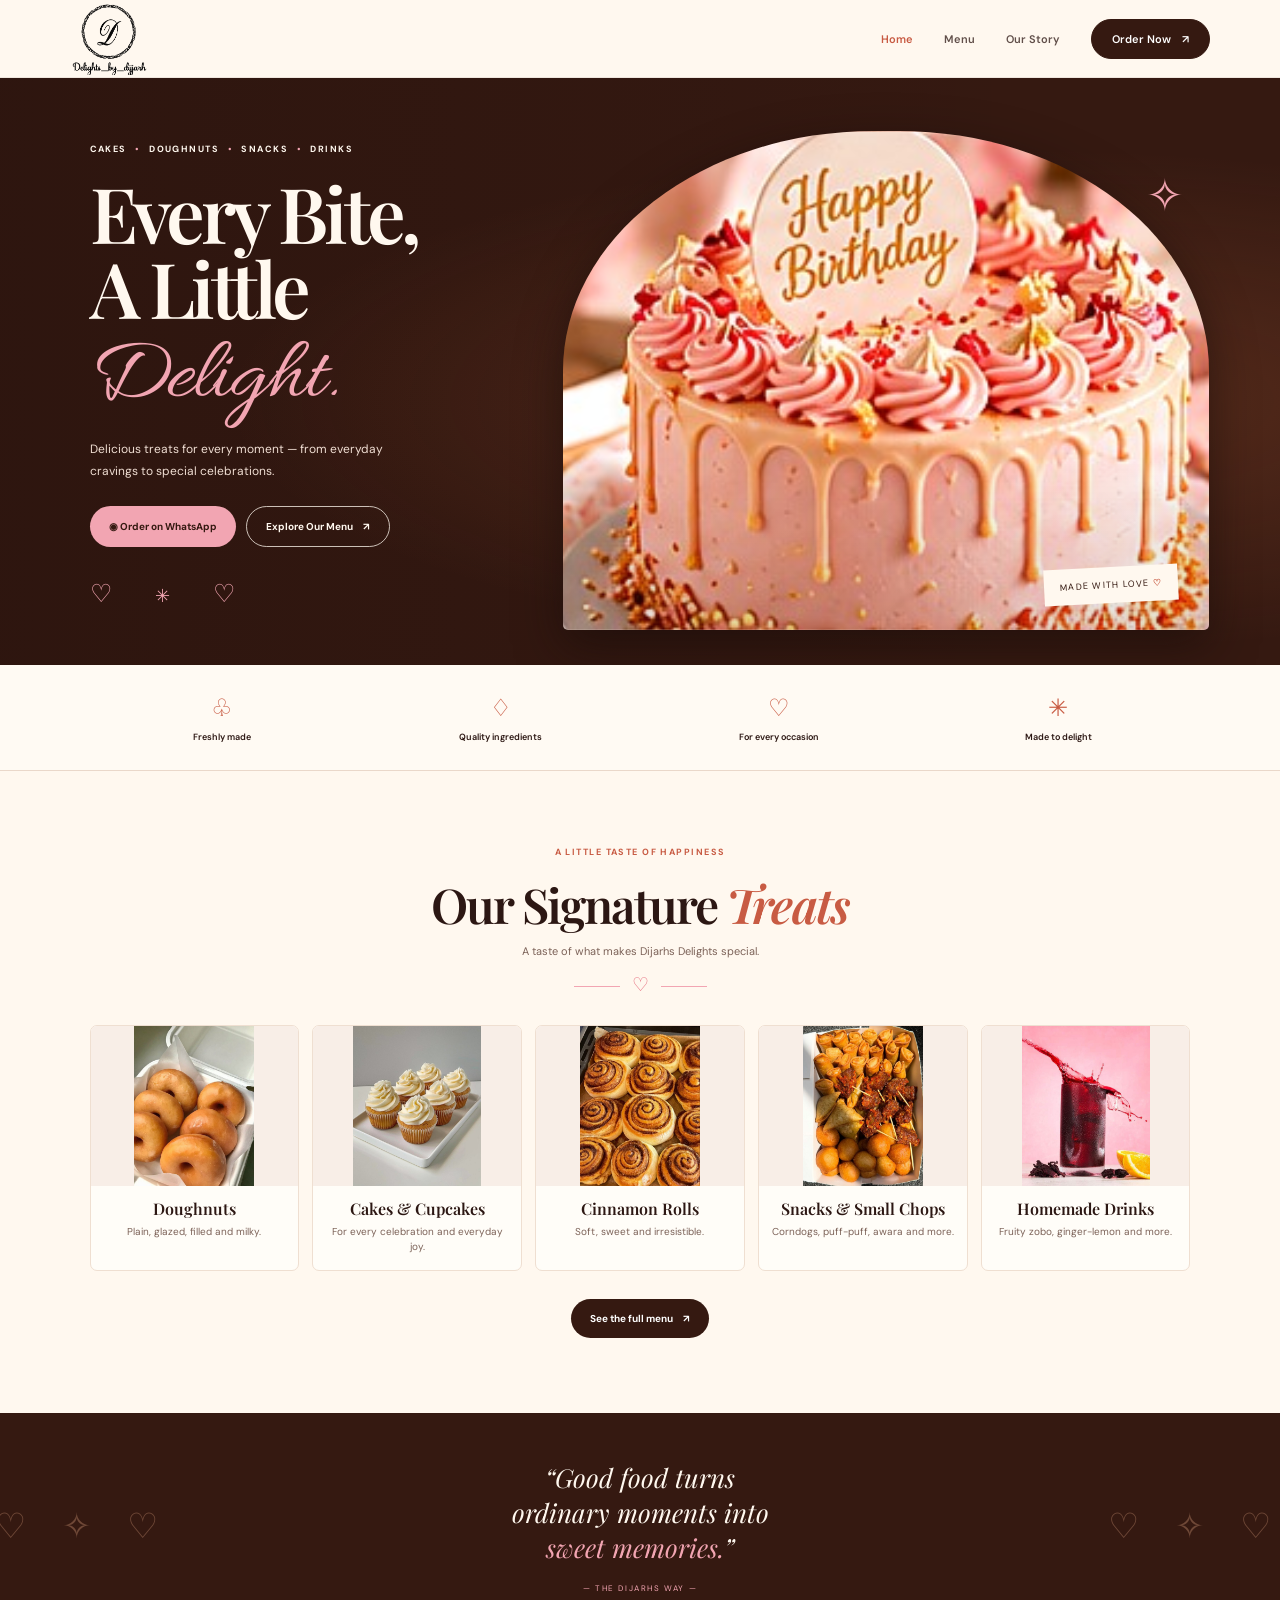
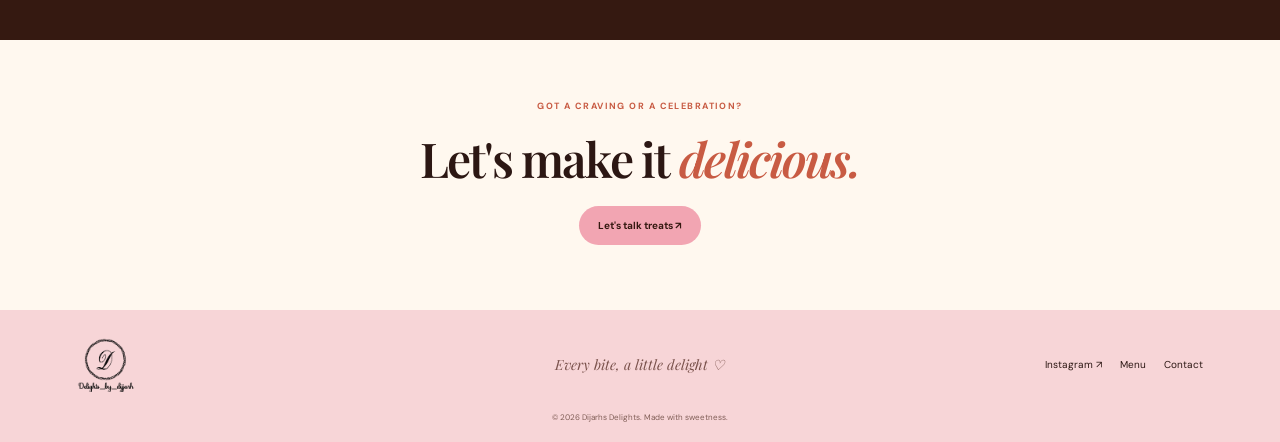
<file: index.html>
<!doctype html><html lang="en"><head><title>Dijarhs Delights — Every Bite, A Little Delight</title><meta charset="utf-8"><meta name="viewport" content="width=device-width,initial-scale=1">
<meta name="theme-color" content="#2c1713">
<meta name="description" content="Cakes, doughnuts, cinnamon rolls, small chops and refreshing drinks from Dijarhs Delights. Made for your little celebrations and everyday cravings.">
<link rel="preconnect" href="https://fonts.googleapis.com"><link rel="preconnect" href="https://fonts.gstatic.com" crossorigin>
<link href="https://fonts.googleapis.com/css2?family=DM+Sans:wght@400;500;600;700&family=Playfair+Display:ital,wght@0,600;0,700;1,600;1,700&family=Allura&display=swap" rel="stylesheet">
<link rel="stylesheet" href="styles.css"></head><body data-current="home">
<header class="site-header">
<a class="brand" href="index.html" aria-label="Delights by Dijarh home"><img src="pictures/dijarhs-logo.png" alt="Delights by Dijarh logo"></a>
<button class="menu-toggle" aria-label="Toggle navigation" aria-expanded="false">☰</button>
<nav class="nav"><a href="index.html" data-page="home">Home</a><a href="menu.html" data-page="menu">Menu</a><a href="story.html" data-page="story">Our Story</a><a class="nav-cta" href="story.html#contact">Order Now <span>↗</span></a></nav>
</header><main>
<section class="hero">
<div class="hero-copy"><p class="eyebrow">CAKES <b>•</b> DOUGHNUTS <b>•</b> SNACKS <b>•</b> DRINKS</p>
<h1>Every Bite,<br>A Little<br><em>Delight.</em></h1>
<p class="hero-intro">Delicious treats for every moment — from everyday cravings to special celebrations.</p>
<div class="hero-actions"><a class="button button-pink" href="https://wa.me/2347037272326?text=Hi%20Dijarhs%20Delights%21%20I%27d%20like%20to%20enquire%20about%20ordering%20an%20order.%20Please%20let%20me%20know%20availability%20and%20delivery%20details." target="_blank" rel="noreferrer">◉ Order on WhatsApp</a><a class="button button-outline" href="menu.html">Explore Our Menu <span>↗</span></a></div>
<div class="hero-doodle">♡ <span>✳</span> ♡</div></div>
<div class="hero-visual"><div class="hero-photo" role="img" aria-label="Beautiful celebration cake"></div><span class="photo-note">MADE WITH LOVE <b>♡</b></span><span class="hero-spark">✧</span></div>
</section>
<section class="promise"><div><span>♧</span><strong>Freshly made</strong></div><div><span>♢</span><strong>Quality ingredients</strong></div><div><span>♡</span><strong>For every occasion</strong></div><div><span>✳</span><strong>Made to delight</strong></div></section>
<section class="section signature"><div class="section-heading"><p class="eyebrow dark">A LITTLE TASTE OF HAPPINESS</p><h2>Our Signature <em>Treats</em></h2><p>A taste of what makes Dijarhs Delights special.</p><span class="heart-rule">♡</span></div>
<div class="signature-grid">
<a class="signature-card" href="menu.html#doughnuts"><div class="product-img" style="background-image:url('pictures/plain-doughnuts.jpg')"></div><h3>Doughnuts</h3><p>Plain, glazed, filled and milky.</p></a>
<a class="signature-card" href="menu.html#cakes"><div class="product-img" style="background-image:url('pictures/frosted-cupcakes.jpg')"></div><h3>Cakes & Cupcakes</h3><p>For every celebration and everyday joy.</p></a>
<a class="signature-card" href="menu.html#rolls"><div class="product-img" style="background-image:url('pictures/plain-cinnamon-rolls.jpg')"></div><h3>Cinnamon Rolls</h3><p>Soft, sweet and irresistible.</p></a>
<a class="signature-card" href="menu.html#snacks"><div class="product-img" style="background-image:url('pictures/snacks-small-chops.jpg')"></div><h3>Snacks & Small Chops</h3><p>Corndogs, puff-puff, awara and more.</p></a>
<a class="signature-card" href="menu.html#drinks"><div class="product-img" style="background-image:url('pictures/homemade-drinks.jpg')"></div><h3>Homemade Drinks</h3><p>Fruity zobo, ginger-lemon and more.</p></a>
</div><a class="button button-dark centered-button" href="menu.html">See the full menu <span>↗</span></a></section>
<section class="memory-band"><span class="band-doodle">♡</span><p>“Good food turns<br>ordinary moments into<br><em>sweet memories.</em>”</p><span class="band-small">— THE DIJARHS WAY —</span></section>
<section class="bottom-cta"><p class="eyebrow dark">GOT A CRAVING OR A CELEBRATION?</p><h2>Let's make it <em>delicious.</em></h2><a class="button button-pink" href="story.html#contact">Let's talk treats ↗</a></section>
</main><footer class="footer">
<a class="brand footer-brand" href="index.html" aria-label="Dijarhs Delights home"><img src="pictures/dijarhs-logo.png" alt="Dijarhs Delights logo"></a>
<p>Every bite, a little delight ♡</p>
<div class="footer-links"><a href="https://www.instagram.com/dijarhs_delights/" target="_blank" rel="noreferrer">Instagram ↗</a><a href="menu.html">Menu</a><a href="story.html#contact">Contact</a></div>
<small>© <span data-year></span> Dijarhs Delights. Made with sweetness.</small>
</footer><script src="script.js"></script></body></html>
</file>
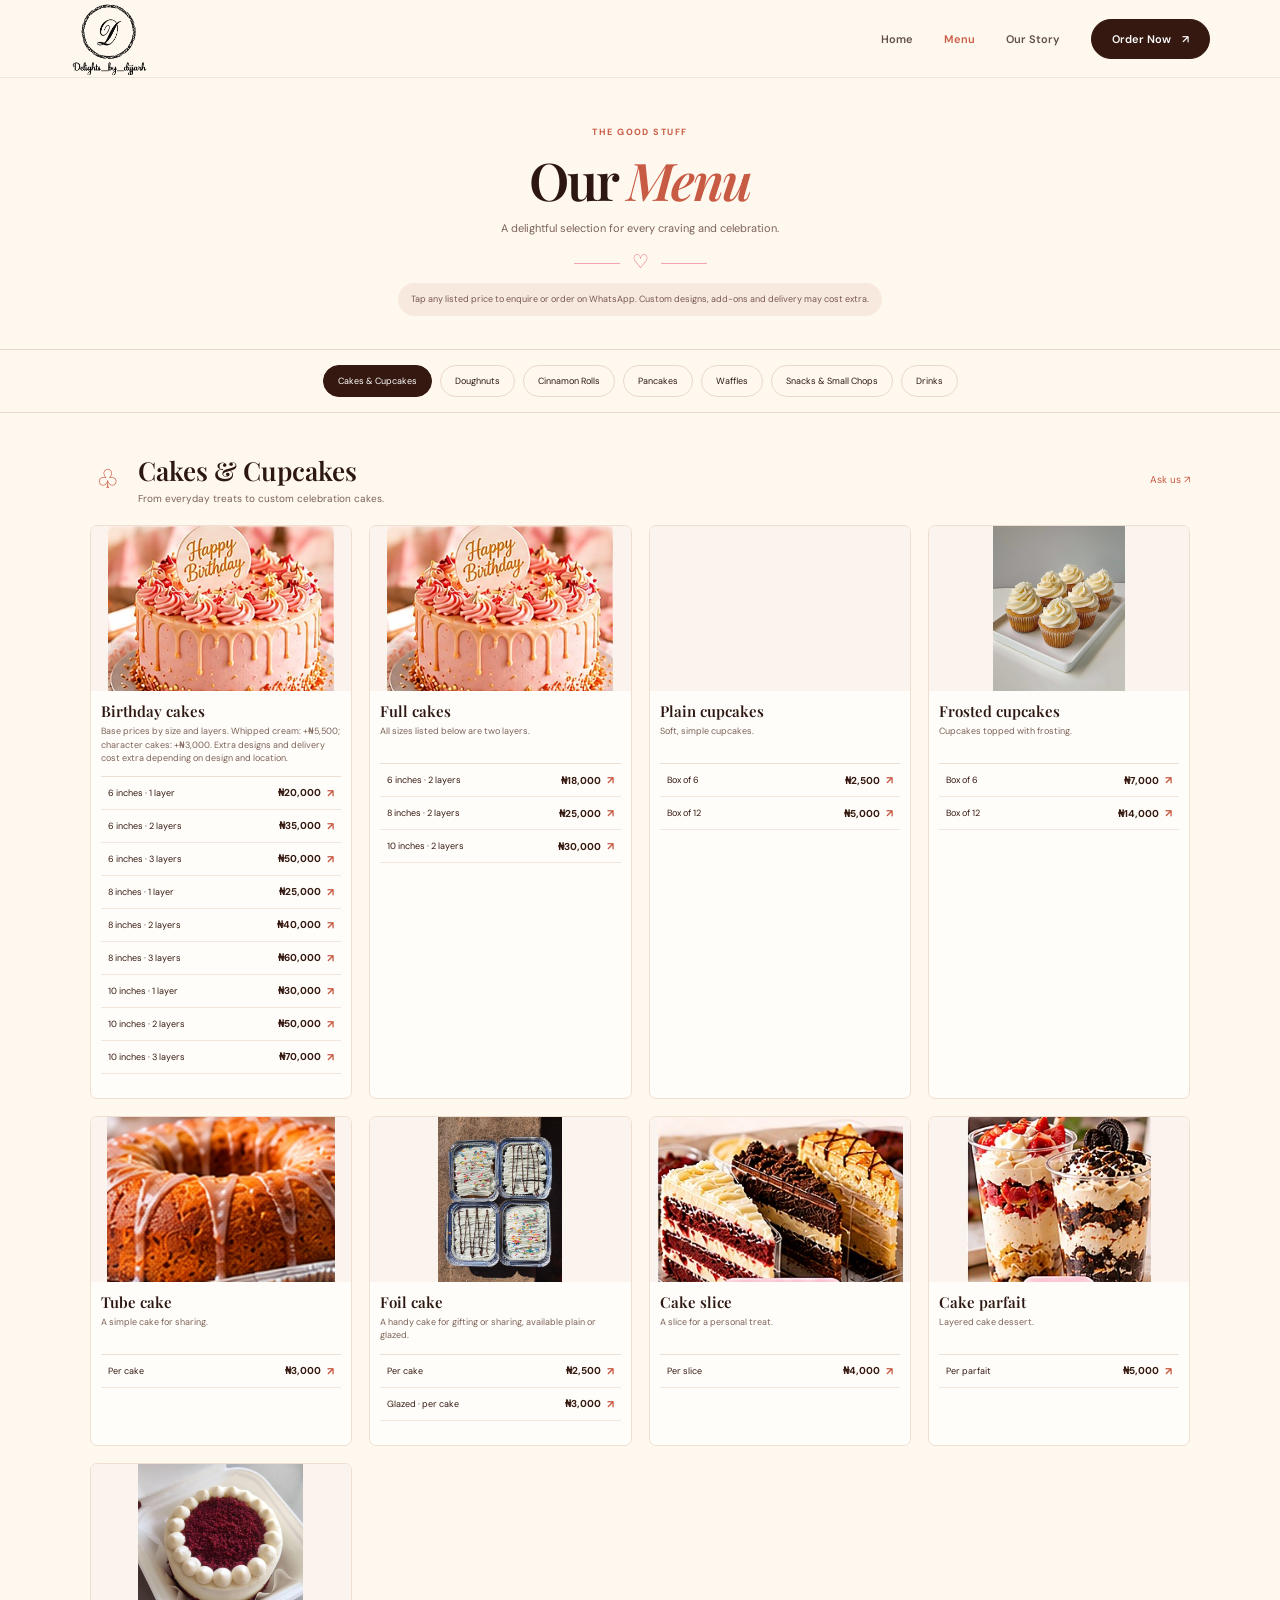
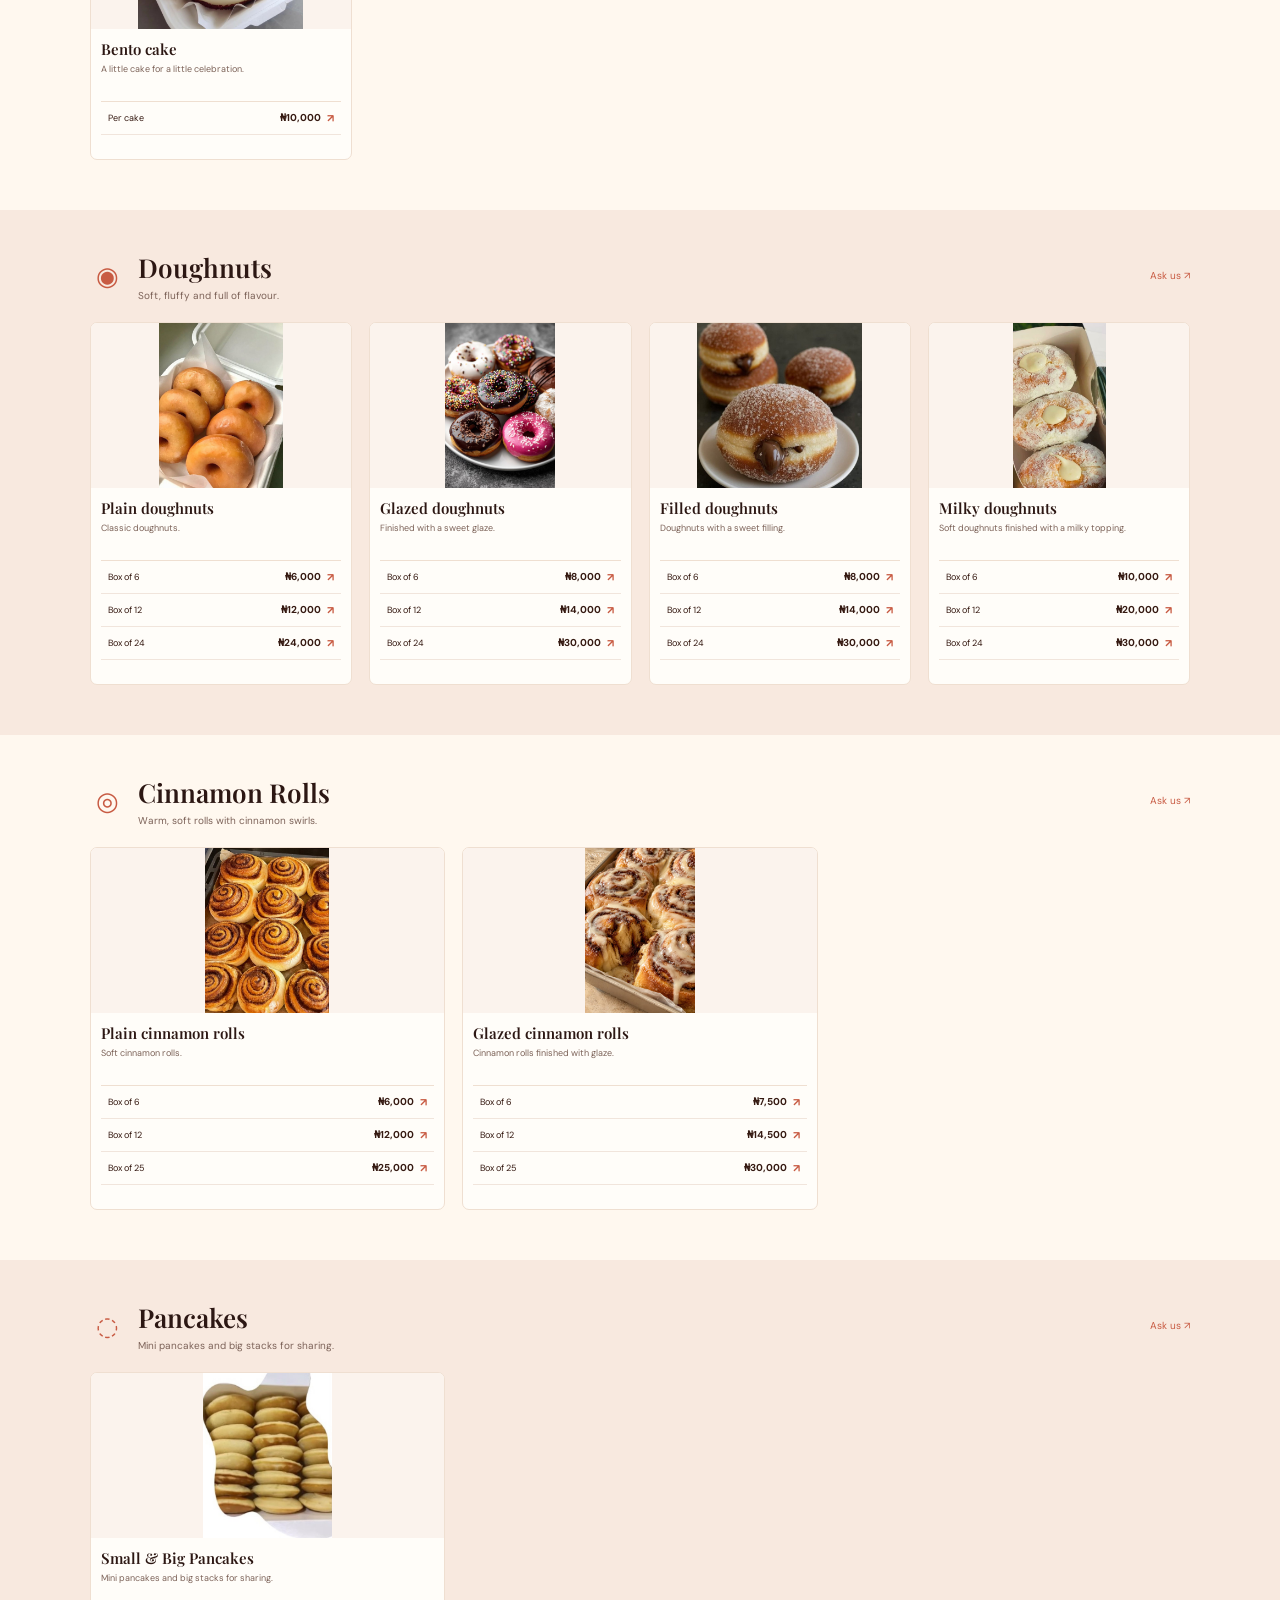
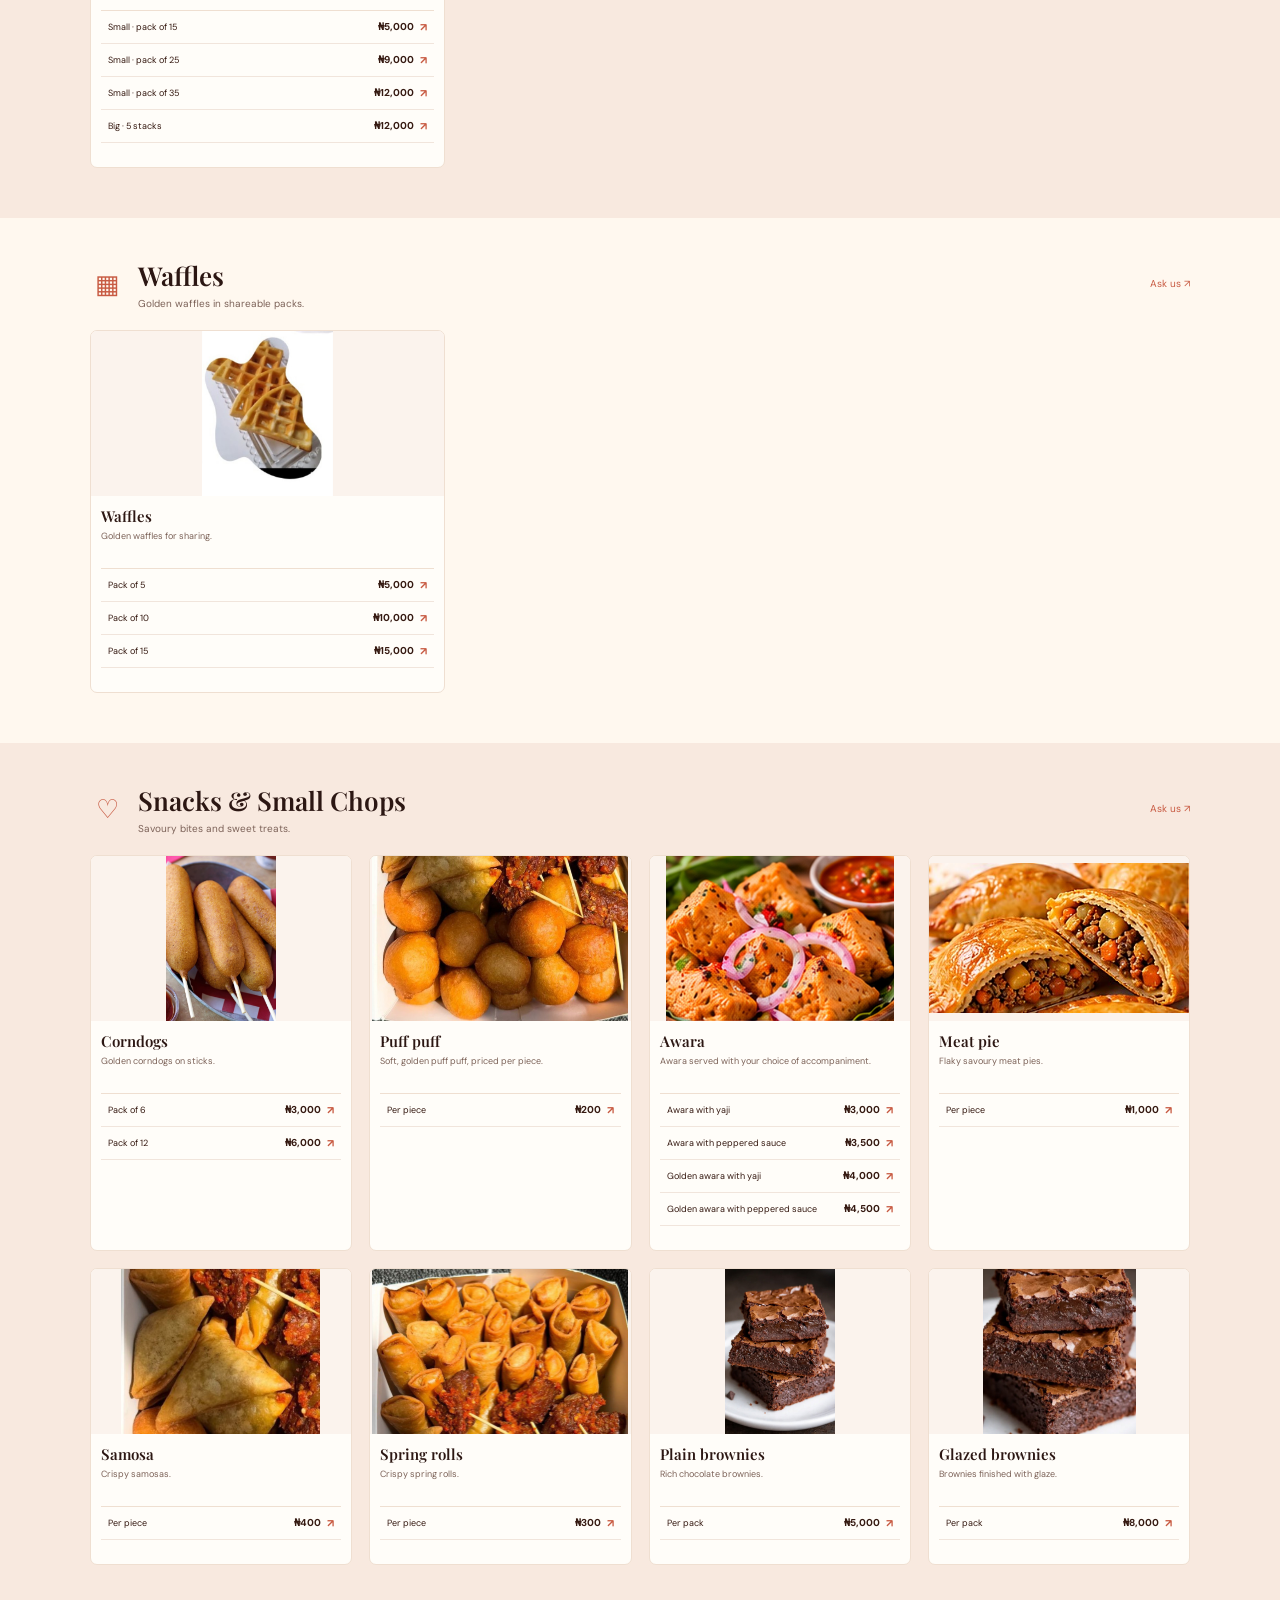
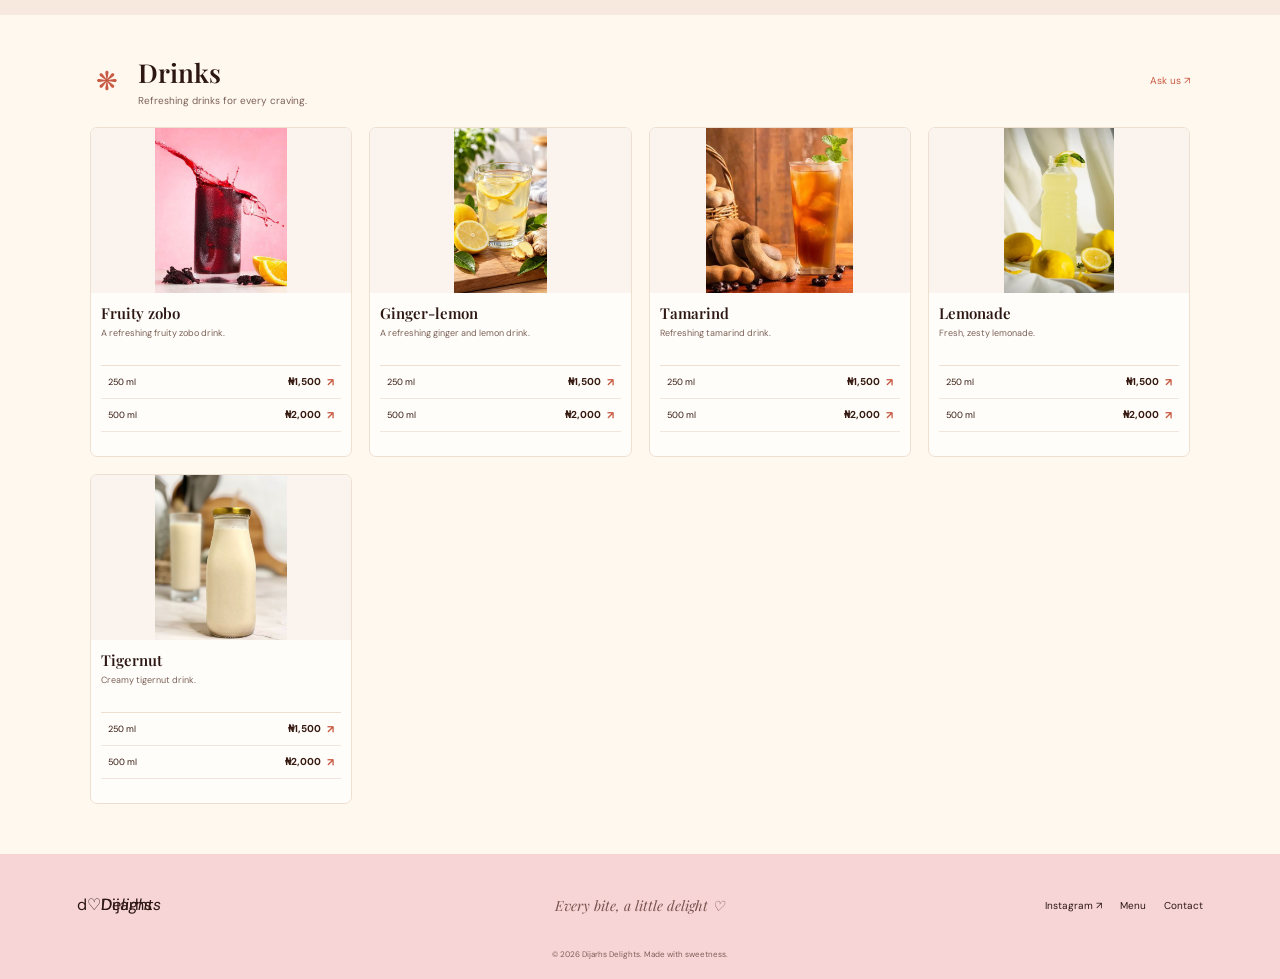
<file: menu.html>
<!doctype html><html lang="en"><head><title>Our Menu — Dijarhs Delights</title><meta charset="utf-8"><meta name="viewport" content="width=device-width,initial-scale=1">
<meta name="theme-color" content="#2c1713">
<meta name="description" content="Cakes, doughnuts, cinnamon rolls, small chops and refreshing drinks from Dijarhs Delights. Made for your little celebrations and everyday cravings.">
<link rel="preconnect" href="https://fonts.googleapis.com"><link rel="preconnect" href="https://fonts.gstatic.com" crossorigin>
<link href="https://fonts.googleapis.com/css2?family=DM+Sans:wght@400;500;600;700&family=Playfair+Display:ital,wght@0,600;0,700;1,600;1,700&family=Allura&display=swap" rel="stylesheet">
<link rel="stylesheet" href="styles.css"></head><body data-current="menu">
<header class="site-header">
<a class="brand" href="index.html" aria-label="Delights by Dijarh home"><img src="pictures/dijarhs-logo.png" alt="Delights by Dijarh logo"></a>
<button class="menu-toggle" aria-label="Toggle navigation" aria-expanded="false">☰</button>
<nav class="nav"><a href="index.html" data-page="home">Home</a><a href="menu.html" data-page="menu">Menu</a><a href="story.html" data-page="story">Our Story</a><a class="nav-cta" href="story.html#contact">Order Now <span>↗</span></a></nav>
</header><main>
<section class="page-intro"><p class="eyebrow dark">THE GOOD STUFF</p><h1>Our <em>Menu</em></h1><p>A delightful selection for every craving and celebration.</p><span class="heart-rule">♡</span><p class="price-note">Tap any listed price to enquire or order on WhatsApp. Custom designs, add-ons and delivery may cost extra.</p></section>
<nav class="category-nav" aria-label="Menu categories"><a class="selected" href="#cakes">Cakes & Cupcakes</a><a href="#doughnuts">Doughnuts</a><a href="#rolls">Cinnamon Rolls</a><a href="#pancakes">Pancakes</a><a href="#waffles">Waffles</a><a href="#snacks">Snacks & Small Chops</a><a href="#drinks">Drinks</a></nav><section class="menu-section section" id="cakes"><div class="menu-title"><span class="menu-icon">♧</span><div><h2>Cakes &amp; Cupcakes</h2><p>From everyday treats to custom celebration cakes.</p></div><a href="https://wa.me/2347037272326?text=Hello%20Dijarhs%20Delights%21%20I%27d%20like%20to%20enquire%20about%20Cakes%20%26%20Cupcakes.%20Please%20share%20the%20current%20price%20and%20confirm%20availability." target="_blank" rel="noreferrer">Ask us ↗</a></div><div class="menu-grid four"><article class="menu-card">
      <div class="menu-img" style="background-image:url('pictures/full-cakes.jpg')" role="img" aria-label="Birthday cakes"></div>
      <h3>Birthday cakes</h3><p>Base prices by size and layers. Whipped cream: +₦5,500; character cakes: +₦3,000. Extra designs and delivery cost extra depending on design and location.</p>
      <ul class="price-list"><li><a class="price-option" href="https://wa.me/2347037272326?text=Hello%20Dijarhs%20Delights%21%20I%27d%20like%20to%20enquire%20about%206%20inches%20%C2%B7%201%20layer%20of%20Birthday%20cakes%2C%20listed%20at%20%E2%82%A620%2C000.%20Please%20confirm%20availability." target="_blank" rel="noreferrer"><span>6 inches · 1 layer</span><strong>₦20,000</strong><span class="price-arrow" aria-hidden="true">↗</span></a></li><li><a class="price-option" href="https://wa.me/2347037272326?text=Hello%20Dijarhs%20Delights%21%20I%27d%20like%20to%20enquire%20about%206%20inches%20%C2%B7%202%20layers%20of%20Birthday%20cakes%2C%20listed%20at%20%E2%82%A635%2C000.%20Please%20confirm%20availability." target="_blank" rel="noreferrer"><span>6 inches · 2 layers</span><strong>₦35,000</strong><span class="price-arrow" aria-hidden="true">↗</span></a></li><li><a class="price-option" href="https://wa.me/2347037272326?text=Hello%20Dijarhs%20Delights%21%20I%27d%20like%20to%20enquire%20about%206%20inches%20%C2%B7%203%20layers%20of%20Birthday%20cakes%2C%20listed%20at%20%E2%82%A650%2C000.%20Please%20confirm%20availability." target="_blank" rel="noreferrer"><span>6 inches · 3 layers</span><strong>₦50,000</strong><span class="price-arrow" aria-hidden="true">↗</span></a></li><li><a class="price-option" href="https://wa.me/2347037272326?text=Hello%20Dijarhs%20Delights%21%20I%27d%20like%20to%20enquire%20about%208%20inches%20%C2%B7%201%20layer%20of%20Birthday%20cakes%2C%20listed%20at%20%E2%82%A625%2C000.%20Please%20confirm%20availability." target="_blank" rel="noreferrer"><span>8 inches · 1 layer</span><strong>₦25,000</strong><span class="price-arrow" aria-hidden="true">↗</span></a></li><li><a class="price-option" href="https://wa.me/2347037272326?text=Hello%20Dijarhs%20Delights%21%20I%27d%20like%20to%20enquire%20about%208%20inches%20%C2%B7%202%20layers%20of%20Birthday%20cakes%2C%20listed%20at%20%E2%82%A640%2C000.%20Please%20confirm%20availability." target="_blank" rel="noreferrer"><span>8 inches · 2 layers</span><strong>₦40,000</strong><span class="price-arrow" aria-hidden="true">↗</span></a></li><li><a class="price-option" href="https://wa.me/2347037272326?text=Hello%20Dijarhs%20Delights%21%20I%27d%20like%20to%20enquire%20about%208%20inches%20%C2%B7%203%20layers%20of%20Birthday%20cakes%2C%20listed%20at%20%E2%82%A660%2C000.%20Please%20confirm%20availability." target="_blank" rel="noreferrer"><span>8 inches · 3 layers</span><strong>₦60,000</strong><span class="price-arrow" aria-hidden="true">↗</span></a></li><li><a class="price-option" href="https://wa.me/2347037272326?text=Hello%20Dijarhs%20Delights%21%20I%27d%20like%20to%20enquire%20about%2010%20inches%20%C2%B7%201%20layer%20of%20Birthday%20cakes%2C%20listed%20at%20%E2%82%A630%2C000.%20Please%20confirm%20availability." target="_blank" rel="noreferrer"><span>10 inches · 1 layer</span><strong>₦30,000</strong><span class="price-arrow" aria-hidden="true">↗</span></a></li><li><a class="price-option" href="https://wa.me/2347037272326?text=Hello%20Dijarhs%20Delights%21%20I%27d%20like%20to%20enquire%20about%2010%20inches%20%C2%B7%202%20layers%20of%20Birthday%20cakes%2C%20listed%20at%20%E2%82%A650%2C000.%20Please%20confirm%20availability." target="_blank" rel="noreferrer"><span>10 inches · 2 layers</span><strong>₦50,000</strong><span class="price-arrow" aria-hidden="true">↗</span></a></li><li><a class="price-option" href="https://wa.me/2347037272326?text=Hello%20Dijarhs%20Delights%21%20I%27d%20like%20to%20enquire%20about%2010%20inches%20%C2%B7%203%20layers%20of%20Birthday%20cakes%2C%20listed%20at%20%E2%82%A670%2C000.%20Please%20confirm%20availability." target="_blank" rel="noreferrer"><span>10 inches · 3 layers</span><strong>₦70,000</strong><span class="price-arrow" aria-hidden="true">↗</span></a></li></ul>
    </article><article class="menu-card">
      <div class="menu-img" style="background-image:url('pictures/full-cakes.jpg')" role="img" aria-label="Full cakes"></div>
      <h3>Full cakes</h3><p>All sizes listed below are two layers.</p>
      <ul class="price-list"><li><a class="price-option" href="https://wa.me/2347037272326?text=Hello%20Dijarhs%20Delights%21%20I%27d%20like%20to%20enquire%20about%206%20inches%20%C2%B7%202%20layers%20of%20Full%20cakes%2C%20listed%20at%20%E2%82%A618%2C000.%20Please%20confirm%20availability." target="_blank" rel="noreferrer"><span>6 inches · 2 layers</span><strong>₦18,000</strong><span class="price-arrow" aria-hidden="true">↗</span></a></li><li><a class="price-option" href="https://wa.me/2347037272326?text=Hello%20Dijarhs%20Delights%21%20I%27d%20like%20to%20enquire%20about%208%20inches%20%C2%B7%202%20layers%20of%20Full%20cakes%2C%20listed%20at%20%E2%82%A625%2C000.%20Please%20confirm%20availability." target="_blank" rel="noreferrer"><span>8 inches · 2 layers</span><strong>₦25,000</strong><span class="price-arrow" aria-hidden="true">↗</span></a></li><li><a class="price-option" href="https://wa.me/2347037272326?text=Hello%20Dijarhs%20Delights%21%20I%27d%20like%20to%20enquire%20about%2010%20inches%20%C2%B7%202%20layers%20of%20Full%20cakes%2C%20listed%20at%20%E2%82%A630%2C000.%20Please%20confirm%20availability." target="_blank" rel="noreferrer"><span>10 inches · 2 layers</span><strong>₦30,000</strong><span class="price-arrow" aria-hidden="true">↗</span></a></li></ul>
    </article><article class="menu-card">
      <div class="menu-img" style="background-image:url('https://upload.wikimedia.org/wikipedia/commons/0/01/Unfrosted_Cupcakes.jpg')" role="img" aria-label="Plain cupcakes"></div>
      <h3>Plain cupcakes</h3><p>Soft, simple cupcakes.</p>
      <ul class="price-list"><li><a class="price-option" href="https://wa.me/2347037272326?text=Hello%20Dijarhs%20Delights%21%20I%27d%20like%20to%20enquire%20about%20Box%20of%206%20of%20Plain%20cupcakes%2C%20listed%20at%20%E2%82%A62%2C500.%20Please%20confirm%20availability." target="_blank" rel="noreferrer"><span>Box of 6</span><strong>₦2,500</strong><span class="price-arrow" aria-hidden="true">↗</span></a></li><li><a class="price-option" href="https://wa.me/2347037272326?text=Hello%20Dijarhs%20Delights%21%20I%27d%20like%20to%20enquire%20about%20Box%20of%2012%20of%20Plain%20cupcakes%2C%20listed%20at%20%E2%82%A65%2C000.%20Please%20confirm%20availability." target="_blank" rel="noreferrer"><span>Box of 12</span><strong>₦5,000</strong><span class="price-arrow" aria-hidden="true">↗</span></a></li></ul>
    </article><article class="menu-card">
      <div class="menu-img" style="background-image:url('pictures/frosted-cupcakes.jpg')" role="img" aria-label="Frosted cupcakes"></div>
      <h3>Frosted cupcakes</h3><p>Cupcakes topped with frosting.</p>
      <ul class="price-list"><li><a class="price-option" href="https://wa.me/2347037272326?text=Hello%20Dijarhs%20Delights%21%20I%27d%20like%20to%20enquire%20about%20Box%20of%206%20of%20Frosted%20cupcakes%2C%20listed%20at%20%E2%82%A67%2C000.%20Please%20confirm%20availability." target="_blank" rel="noreferrer"><span>Box of 6</span><strong>₦7,000</strong><span class="price-arrow" aria-hidden="true">↗</span></a></li><li><a class="price-option" href="https://wa.me/2347037272326?text=Hello%20Dijarhs%20Delights%21%20I%27d%20like%20to%20enquire%20about%20Box%20of%2012%20of%20Frosted%20cupcakes%2C%20listed%20at%20%E2%82%A614%2C000.%20Please%20confirm%20availability." target="_blank" rel="noreferrer"><span>Box of 12</span><strong>₦14,000</strong><span class="price-arrow" aria-hidden="true">↗</span></a></li></ul>
    </article><article class="menu-card">
      <div class="menu-img" style="background-image:url('pictures/tube-cake.jpg')" role="img" aria-label="Tube cake"></div>
      <h3>Tube cake</h3><p>A simple cake for sharing.</p>
      <ul class="price-list"><li><a class="price-option" href="https://wa.me/2347037272326?text=Hello%20Dijarhs%20Delights%21%20I%27d%20like%20to%20enquire%20about%20Per%20cake%20of%20Tube%20cake%2C%20listed%20at%20%E2%82%A63%2C000.%20Please%20confirm%20availability." target="_blank" rel="noreferrer"><span>Per cake</span><strong>₦3,000</strong><span class="price-arrow" aria-hidden="true">↗</span></a></li></ul>
    </article><article class="menu-card">
      <div class="menu-img" style="background-image:url('pictures/foil-cake.jpg')" role="img" aria-label="Foil cake"></div>
      <h3>Foil cake</h3><p>A handy cake for gifting or sharing, available plain or glazed.</p>
      <ul class="price-list"><li><a class="price-option" href="https://wa.me/2347037272326?text=Hello%20Dijarhs%20Delights%21%20I%27d%20like%20to%20enquire%20about%20Per%20cake%20of%20Foil%20cake%2C%20listed%20at%20%E2%82%A62%2C500.%20Please%20confirm%20availability." target="_blank" rel="noreferrer"><span>Per cake</span><strong>₦2,500</strong><span class="price-arrow" aria-hidden="true">↗</span></a></li><li><a class="price-option" href="https://wa.me/2347037272326?text=Hello%20Dijarhs%20Delights%21%20I%27d%20like%20to%20enquire%20about%20Glazed%20%C2%B7%20per%20cake%20of%20Foil%20cake%2C%20listed%20at%20%E2%82%A63%2C000.%20Please%20confirm%20availability." target="_blank" rel="noreferrer"><span>Glazed · per cake</span><strong>₦3,000</strong><span class="price-arrow" aria-hidden="true">↗</span></a></li></ul>
    </article><article class="menu-card">
      <div class="menu-img" style="background-image:url('pictures/cake-slice.jpg')" role="img" aria-label="Cake slice"></div>
      <h3>Cake slice</h3><p>A slice for a personal treat.</p>
      <ul class="price-list"><li><a class="price-option" href="https://wa.me/2347037272326?text=Hello%20Dijarhs%20Delights%21%20I%27d%20like%20to%20enquire%20about%20Per%20slice%20of%20Cake%20slice%2C%20listed%20at%20%E2%82%A64%2C000.%20Please%20confirm%20availability." target="_blank" rel="noreferrer"><span>Per slice</span><strong>₦4,000</strong><span class="price-arrow" aria-hidden="true">↗</span></a></li></ul>
    </article><article class="menu-card">
      <div class="menu-img" style="background-image:url('pictures/cake-parfait.jpg')" role="img" aria-label="Cake parfait"></div>
      <h3>Cake parfait</h3><p>Layered cake dessert.</p>
      <ul class="price-list"><li><a class="price-option" href="https://wa.me/2347037272326?text=Hello%20Dijarhs%20Delights%21%20I%27d%20like%20to%20enquire%20about%20Per%20parfait%20of%20Cake%20parfait%2C%20listed%20at%20%E2%82%A65%2C000.%20Please%20confirm%20availability." target="_blank" rel="noreferrer"><span>Per parfait</span><strong>₦5,000</strong><span class="price-arrow" aria-hidden="true">↗</span></a></li></ul>
    </article><article class="menu-card">
      <div class="menu-img" style="background-image:url('pictures/bento-cake.jpg')" role="img" aria-label="Bento cake"></div>
      <h3>Bento cake</h3><p>A little cake for a little celebration.</p>
      <ul class="price-list"><li><a class="price-option" href="https://wa.me/2347037272326?text=Hello%20Dijarhs%20Delights%21%20I%27d%20like%20to%20enquire%20about%20Per%20cake%20of%20Bento%20cake%2C%20listed%20at%20%E2%82%A610%2C000.%20Please%20confirm%20availability." target="_blank" rel="noreferrer"><span>Per cake</span><strong>₦10,000</strong><span class="price-arrow" aria-hidden="true">↗</span></a></li></ul>
    </article></div></section><section class="menu-section section tinted" id="doughnuts"><div class="menu-title"><span class="menu-icon">◉</span><div><h2>Doughnuts</h2><p>Soft, fluffy and full of flavour.</p></div><a href="https://wa.me/2347037272326?text=Hello%20Dijarhs%20Delights%21%20I%27d%20like%20to%20enquire%20about%20Doughnuts.%20Please%20share%20the%20current%20price%20and%20confirm%20availability." target="_blank" rel="noreferrer">Ask us ↗</a></div><div class="menu-grid four"><article class="menu-card">
      <div class="menu-img" style="background-image:url('pictures/plain-doughnuts.jpg')" role="img" aria-label="Plain doughnuts"></div>
      <h3>Plain doughnuts</h3><p>Classic doughnuts.</p>
      <ul class="price-list"><li><a class="price-option" href="https://wa.me/2347037272326?text=Hello%20Dijarhs%20Delights%21%20I%27d%20like%20to%20enquire%20about%20Box%20of%206%20of%20Plain%20doughnuts%2C%20listed%20at%20%E2%82%A66%2C000.%20Please%20confirm%20availability." target="_blank" rel="noreferrer"><span>Box of 6</span><strong>₦6,000</strong><span class="price-arrow" aria-hidden="true">↗</span></a></li><li><a class="price-option" href="https://wa.me/2347037272326?text=Hello%20Dijarhs%20Delights%21%20I%27d%20like%20to%20enquire%20about%20Box%20of%2012%20of%20Plain%20doughnuts%2C%20listed%20at%20%E2%82%A612%2C000.%20Please%20confirm%20availability." target="_blank" rel="noreferrer"><span>Box of 12</span><strong>₦12,000</strong><span class="price-arrow" aria-hidden="true">↗</span></a></li><li><a class="price-option" href="https://wa.me/2347037272326?text=Hello%20Dijarhs%20Delights%21%20I%27d%20like%20to%20enquire%20about%20Box%20of%2024%20of%20Plain%20doughnuts%2C%20listed%20at%20%E2%82%A624%2C000.%20Please%20confirm%20availability." target="_blank" rel="noreferrer"><span>Box of 24</span><strong>₦24,000</strong><span class="price-arrow" aria-hidden="true">↗</span></a></li></ul>
    </article><article class="menu-card">
      <div class="menu-img" style="background-image:url('pictures/glazed-doughnuts.jpg')" role="img" aria-label="Glazed doughnuts"></div>
      <h3>Glazed doughnuts</h3><p>Finished with a sweet glaze.</p>
      <ul class="price-list"><li><a class="price-option" href="https://wa.me/2347037272326?text=Hello%20Dijarhs%20Delights%21%20I%27d%20like%20to%20enquire%20about%20Box%20of%206%20of%20Glazed%20doughnuts%2C%20listed%20at%20%E2%82%A68%2C000.%20Please%20confirm%20availability." target="_blank" rel="noreferrer"><span>Box of 6</span><strong>₦8,000</strong><span class="price-arrow" aria-hidden="true">↗</span></a></li><li><a class="price-option" href="https://wa.me/2347037272326?text=Hello%20Dijarhs%20Delights%21%20I%27d%20like%20to%20enquire%20about%20Box%20of%2012%20of%20Glazed%20doughnuts%2C%20listed%20at%20%E2%82%A614%2C000.%20Please%20confirm%20availability." target="_blank" rel="noreferrer"><span>Box of 12</span><strong>₦14,000</strong><span class="price-arrow" aria-hidden="true">↗</span></a></li><li><a class="price-option" href="https://wa.me/2347037272326?text=Hello%20Dijarhs%20Delights%21%20I%27d%20like%20to%20enquire%20about%20Box%20of%2024%20of%20Glazed%20doughnuts%2C%20listed%20at%20%E2%82%A630%2C000.%20Please%20confirm%20availability." target="_blank" rel="noreferrer"><span>Box of 24</span><strong>₦30,000</strong><span class="price-arrow" aria-hidden="true">↗</span></a></li></ul>
    </article><article class="menu-card">
      <div class="menu-img" style="background-image:url('pictures/filled-doughnuts.jpg')" role="img" aria-label="Filled doughnuts"></div>
      <h3>Filled doughnuts</h3><p>Doughnuts with a sweet filling.</p>
      <ul class="price-list"><li><a class="price-option" href="https://wa.me/2347037272326?text=Hello%20Dijarhs%20Delights%21%20I%27d%20like%20to%20enquire%20about%20Box%20of%206%20of%20Filled%20doughnuts%2C%20listed%20at%20%E2%82%A68%2C000.%20Please%20confirm%20availability." target="_blank" rel="noreferrer"><span>Box of 6</span><strong>₦8,000</strong><span class="price-arrow" aria-hidden="true">↗</span></a></li><li><a class="price-option" href="https://wa.me/2347037272326?text=Hello%20Dijarhs%20Delights%21%20I%27d%20like%20to%20enquire%20about%20Box%20of%2012%20of%20Filled%20doughnuts%2C%20listed%20at%20%E2%82%A614%2C000.%20Please%20confirm%20availability." target="_blank" rel="noreferrer"><span>Box of 12</span><strong>₦14,000</strong><span class="price-arrow" aria-hidden="true">↗</span></a></li><li><a class="price-option" href="https://wa.me/2347037272326?text=Hello%20Dijarhs%20Delights%21%20I%27d%20like%20to%20enquire%20about%20Box%20of%2024%20of%20Filled%20doughnuts%2C%20listed%20at%20%E2%82%A630%2C000.%20Please%20confirm%20availability." target="_blank" rel="noreferrer"><span>Box of 24</span><strong>₦30,000</strong><span class="price-arrow" aria-hidden="true">↗</span></a></li></ul>
    </article><article class="menu-card">
      <div class="menu-img" style="background-image:url('pictures/milky-doughnuts.jpg')" role="img" aria-label="Milky doughnuts"></div>
      <h3>Milky doughnuts</h3><p>Soft doughnuts finished with a milky topping.</p>
      <ul class="price-list"><li><a class="price-option" href="https://wa.me/2347037272326?text=Hello%20Dijarhs%20Delights%21%20I%27d%20like%20to%20enquire%20about%20Box%20of%206%20of%20Milky%20doughnuts%2C%20listed%20at%20%E2%82%A610%2C000.%20Please%20confirm%20availability." target="_blank" rel="noreferrer"><span>Box of 6</span><strong>₦10,000</strong><span class="price-arrow" aria-hidden="true">↗</span></a></li><li><a class="price-option" href="https://wa.me/2347037272326?text=Hello%20Dijarhs%20Delights%21%20I%27d%20like%20to%20enquire%20about%20Box%20of%2012%20of%20Milky%20doughnuts%2C%20listed%20at%20%E2%82%A620%2C000.%20Please%20confirm%20availability." target="_blank" rel="noreferrer"><span>Box of 12</span><strong>₦20,000</strong><span class="price-arrow" aria-hidden="true">↗</span></a></li><li><a class="price-option" href="https://wa.me/2347037272326?text=Hello%20Dijarhs%20Delights%21%20I%27d%20like%20to%20enquire%20about%20Box%20of%2024%20of%20Milky%20doughnuts%2C%20listed%20at%20%E2%82%A630%2C000.%20Please%20confirm%20availability." target="_blank" rel="noreferrer"><span>Box of 24</span><strong>₦30,000</strong><span class="price-arrow" aria-hidden="true">↗</span></a></li></ul>
    </article></div></section><section class="menu-section section" id="rolls"><div class="menu-title"><span class="menu-icon">◎</span><div><h2>Cinnamon Rolls</h2><p>Warm, soft rolls with cinnamon swirls.</p></div><a href="https://wa.me/2347037272326?text=Hello%20Dijarhs%20Delights%21%20I%27d%20like%20to%20enquire%20about%20Cinnamon%20Rolls.%20Please%20share%20the%20current%20price%20and%20confirm%20availability." target="_blank" rel="noreferrer">Ask us ↗</a></div><div class="menu-grid"><article class="menu-card">
      <div class="menu-img" style="background-image:url('pictures/plain-cinnamon-rolls.jpg')" role="img" aria-label="Plain cinnamon rolls"></div>
      <h3>Plain cinnamon rolls</h3><p>Soft cinnamon rolls.</p>
      <ul class="price-list"><li><a class="price-option" href="https://wa.me/2347037272326?text=Hello%20Dijarhs%20Delights%21%20I%27d%20like%20to%20enquire%20about%20Box%20of%206%20of%20Plain%20cinnamon%20rolls%2C%20listed%20at%20%E2%82%A66%2C000.%20Please%20confirm%20availability." target="_blank" rel="noreferrer"><span>Box of 6</span><strong>₦6,000</strong><span class="price-arrow" aria-hidden="true">↗</span></a></li><li><a class="price-option" href="https://wa.me/2347037272326?text=Hello%20Dijarhs%20Delights%21%20I%27d%20like%20to%20enquire%20about%20Box%20of%2012%20of%20Plain%20cinnamon%20rolls%2C%20listed%20at%20%E2%82%A612%2C000.%20Please%20confirm%20availability." target="_blank" rel="noreferrer"><span>Box of 12</span><strong>₦12,000</strong><span class="price-arrow" aria-hidden="true">↗</span></a></li><li><a class="price-option" href="https://wa.me/2347037272326?text=Hello%20Dijarhs%20Delights%21%20I%27d%20like%20to%20enquire%20about%20Box%20of%2025%20of%20Plain%20cinnamon%20rolls%2C%20listed%20at%20%E2%82%A625%2C000.%20Please%20confirm%20availability." target="_blank" rel="noreferrer"><span>Box of 25</span><strong>₦25,000</strong><span class="price-arrow" aria-hidden="true">↗</span></a></li></ul>
    </article><article class="menu-card">
      <div class="menu-img" style="background-image:url('pictures/glazed-cinnamon-rolls.jpg')" role="img" aria-label="Glazed cinnamon rolls"></div>
      <h3>Glazed cinnamon rolls</h3><p>Cinnamon rolls finished with glaze.</p>
      <ul class="price-list"><li><a class="price-option" href="https://wa.me/2347037272326?text=Hello%20Dijarhs%20Delights%21%20I%27d%20like%20to%20enquire%20about%20Box%20of%206%20of%20Glazed%20cinnamon%20rolls%2C%20listed%20at%20%E2%82%A67%2C500.%20Please%20confirm%20availability." target="_blank" rel="noreferrer"><span>Box of 6</span><strong>₦7,500</strong><span class="price-arrow" aria-hidden="true">↗</span></a></li><li><a class="price-option" href="https://wa.me/2347037272326?text=Hello%20Dijarhs%20Delights%21%20I%27d%20like%20to%20enquire%20about%20Box%20of%2012%20of%20Glazed%20cinnamon%20rolls%2C%20listed%20at%20%E2%82%A614%2C500.%20Please%20confirm%20availability." target="_blank" rel="noreferrer"><span>Box of 12</span><strong>₦14,500</strong><span class="price-arrow" aria-hidden="true">↗</span></a></li><li><a class="price-option" href="https://wa.me/2347037272326?text=Hello%20Dijarhs%20Delights%21%20I%27d%20like%20to%20enquire%20about%20Box%20of%2025%20of%20Glazed%20cinnamon%20rolls%2C%20listed%20at%20%E2%82%A630%2C000.%20Please%20confirm%20availability." target="_blank" rel="noreferrer"><span>Box of 25</span><strong>₦30,000</strong><span class="price-arrow" aria-hidden="true">↗</span></a></li></ul>
    </article></div></section><section class="menu-section section tinted" id="pancakes"><div class="menu-title"><span class="menu-icon">◌</span><div><h2>Pancakes</h2><p>Mini pancakes and big stacks for sharing.</p></div><a href="https://wa.me/2347037272326?text=Hello%20Dijarhs%20Delights%21%20I%27d%20like%20to%20enquire%20about%20Pancakes.%20Please%20share%20the%20current%20price%20and%20confirm%20availability." target="_blank" rel="noreferrer">Ask us ↗</a></div><div class="menu-grid"><article class="menu-card">
      <div class="menu-img" style="background-image:url('pictures/pancakes.jpg')" role="img" aria-label="Small and big pancakes"></div>
      <h3>Small &amp; Big Pancakes</h3><p>Mini pancakes and big stacks for sharing.</p>
      <ul class="price-list"><li><a class="price-option" href="https://wa.me/2347037272326?text=Hello%20Dijarhs%20Delights%21%20I%27d%20like%20to%20enquire%20about%20Small%20%C2%B7%20pack%20of%2015%20of%20Pancakes%2C%20listed%20at%20%E2%82%A65%2C000.%20Please%20confirm%20availability." target="_blank" rel="noreferrer"><span>Small · pack of 15</span><strong>₦5,000</strong><span class="price-arrow" aria-hidden="true">↗</span></a></li><li><a class="price-option" href="https://wa.me/2347037272326?text=Hello%20Dijarhs%20Delights%21%20I%27d%20like%20to%20enquire%20about%20Small%20%C2%B7%20pack%20of%2025%20of%20Pancakes%2C%20listed%20at%20%E2%82%A69%2C000.%20Please%20confirm%20availability." target="_blank" rel="noreferrer"><span>Small · pack of 25</span><strong>₦9,000</strong><span class="price-arrow" aria-hidden="true">↗</span></a></li><li><a class="price-option" href="https://wa.me/2347037272326?text=Hello%20Dijarhs%20Delights%21%20I%27d%20like%20to%20enquire%20about%20Small%20%C2%B7%20pack%20of%2035%20of%20Pancakes%2C%20listed%20at%20%E2%82%A612%2C000.%20Please%20confirm%20availability." target="_blank" rel="noreferrer"><span>Small · pack of 35</span><strong>₦12,000</strong><span class="price-arrow" aria-hidden="true">↗</span></a></li><li><a class="price-option" href="https://wa.me/2347037272326?text=Hello%20Dijarhs%20Delights%21%20I%27d%20like%20to%20enquire%20about%20Big%20%C2%B7%205%20stacks%20of%20Pancakes%2C%20listed%20at%20%E2%82%A612%2C000.%20Please%20confirm%20availability." target="_blank" rel="noreferrer"><span>Big · 5 stacks</span><strong>₦12,000</strong><span class="price-arrow" aria-hidden="true">↗</span></a></li></ul>
    </article></div></section><section class="menu-section section" id="waffles"><div class="menu-title"><span class="menu-icon">▦</span><div><h2>Waffles</h2><p>Golden waffles in shareable packs.</p></div><a href="https://wa.me/2347037272326?text=Hello%20Dijarhs%20Delights%21%20I%27d%20like%20to%20enquire%20about%20Waffles.%20Please%20share%20the%20current%20price%20and%20confirm%20availability." target="_blank" rel="noreferrer">Ask us ↗</a></div><div class="menu-grid"><article class="menu-card">
      <div class="menu-img" style="background-image:url('pictures/waffles.jpg')" role="img" aria-label="Waffles"></div>
      <h3>Waffles</h3><p>Golden waffles for sharing.</p>
      <ul class="price-list"><li><a class="price-option" href="https://wa.me/2347037272326?text=Hello%20Dijarhs%20Delights%21%20I%27d%20like%20to%20enquire%20about%20Pack%20of%205%20of%20Waffles%2C%20listed%20at%20%E2%82%A65%2C000.%20Please%20confirm%20availability." target="_blank" rel="noreferrer"><span>Pack of 5</span><strong>₦5,000</strong><span class="price-arrow" aria-hidden="true">↗</span></a></li><li><a class="price-option" href="https://wa.me/2347037272326?text=Hello%20Dijarhs%20Delights%21%20I%27d%20like%20to%20enquire%20about%20Pack%20of%2010%20of%20Waffles%2C%20listed%20at%20%E2%82%A610%2C000.%20Please%20confirm%20availability." target="_blank" rel="noreferrer"><span>Pack of 10</span><strong>₦10,000</strong><span class="price-arrow" aria-hidden="true">↗</span></a></li><li><a class="price-option" href="https://wa.me/2347037272326?text=Hello%20Dijarhs%20Delights%21%20I%27d%20like%20to%20enquire%20about%20Pack%20of%2015%20of%20Waffles%2C%20listed%20at%20%E2%82%A615%2C000.%20Please%20confirm%20availability." target="_blank" rel="noreferrer"><span>Pack of 15</span><strong>₦15,000</strong><span class="price-arrow" aria-hidden="true">↗</span></a></li></ul>
    </article></div></section><section class="menu-section section tinted" id="snacks"><div class="menu-title"><span class="menu-icon">♡</span><div><h2>Snacks &amp; Small Chops</h2><p>Savoury bites and sweet treats.</p></div><a href="https://wa.me/2347037272326?text=Hello%20Dijarhs%20Delights%21%20I%27d%20like%20to%20enquire%20about%20Snacks%20%26%20Small%20Chops.%20Please%20share%20the%20current%20price%20and%20confirm%20availability." target="_blank" rel="noreferrer">Ask us ↗</a></div><div class="menu-grid four"><article class="menu-card">
      <div class="menu-img" style="background-image:url('pictures/corndogs.jpg')" role="img" aria-label="Corndogs"></div>
      <h3>Corndogs</h3><p>Golden corndogs on sticks.</p>
      <ul class="price-list"><li><a class="price-option" href="https://wa.me/2347037272326?text=Hello%20Dijarhs%20Delights%21%20I%27d%20like%20to%20enquire%20about%20Pack%20of%206%20of%20Corndogs%2C%20listed%20at%20%E2%82%A63%2C000.%20Please%20confirm%20availability." target="_blank" rel="noreferrer"><span>Pack of 6</span><strong>₦3,000</strong><span class="price-arrow" aria-hidden="true">↗</span></a></li><li><a class="price-option" href="https://wa.me/2347037272326?text=Hello%20Dijarhs%20Delights%21%20I%27d%20like%20to%20enquire%20about%20Pack%20of%2012%20of%20Corndogs%2C%20listed%20at%20%E2%82%A66%2C000.%20Please%20confirm%20availability." target="_blank" rel="noreferrer"><span>Pack of 12</span><strong>₦6,000</strong><span class="price-arrow" aria-hidden="true">↗</span></a></li></ul>
    </article><article class="menu-card">
      <div class="menu-img" style="background-image:url('pictures/puff-puff.jpg')" role="img" aria-label="Puff puff"></div>
      <h3>Puff puff</h3><p>Soft, golden puff puff, priced per piece.</p>
      <ul class="price-list"><li><a class="price-option" href="https://wa.me/2347037272326?text=Hello%20Dijarhs%20Delights%21%20I%27d%20like%20to%20enquire%20about%20Per%20piece%20of%20Puff%20puff%2C%20listed%20at%20%E2%82%A6200.%20Please%20confirm%20availability." target="_blank" rel="noreferrer"><span>Per piece</span><strong>₦200</strong><span class="price-arrow" aria-hidden="true">↗</span></a></li></ul>
    </article><article class="menu-card">
      <div class="menu-img" style="background-image:url('pictures/awara.jpg')" role="img" aria-label="Awara"></div>
      <h3>Awara</h3><p>Awara served with your choice of accompaniment.</p>
      <ul class="price-list"><li><a class="price-option" href="https://wa.me/2347037272326?text=Hello%20Dijarhs%20Delights%21%20I%27d%20like%20to%20enquire%20about%20Awara%20with%20yaji%20of%20Awara%2C%20listed%20at%20%E2%82%A63%2C000.%20Please%20confirm%20availability." target="_blank" rel="noreferrer"><span>Awara with yaji</span><strong>₦3,000</strong><span class="price-arrow" aria-hidden="true">↗</span></a></li><li><a class="price-option" href="https://wa.me/2347037272326?text=Hello%20Dijarhs%20Delights%21%20I%27d%20like%20to%20enquire%20about%20Awara%20with%20peppered%20sauce%20of%20Awara%2C%20listed%20at%20%E2%82%A63%2C500.%20Please%20confirm%20availability." target="_blank" rel="noreferrer"><span>Awara with peppered sauce</span><strong>₦3,500</strong><span class="price-arrow" aria-hidden="true">↗</span></a></li><li><a class="price-option" href="https://wa.me/2347037272326?text=Hello%20Dijarhs%20Delights%21%20I%27d%20like%20to%20enquire%20about%20Golden%20awara%20with%20yaji%20of%20Awara%2C%20listed%20at%20%E2%82%A64%2C000.%20Please%20confirm%20availability." target="_blank" rel="noreferrer"><span>Golden awara with yaji</span><strong>₦4,000</strong><span class="price-arrow" aria-hidden="true">↗</span></a></li><li><a class="price-option" href="https://wa.me/2347037272326?text=Hello%20Dijarhs%20Delights%21%20I%27d%20like%20to%20enquire%20about%20Golden%20awara%20with%20peppered%20sauce%20of%20Awara%2C%20listed%20at%20%E2%82%A64%2C500.%20Please%20confirm%20availability." target="_blank" rel="noreferrer"><span>Golden awara with peppered sauce</span><strong>₦4,500</strong><span class="price-arrow" aria-hidden="true">↗</span></a></li></ul>
    </article><article class="menu-card">
      <div class="menu-img" style="background-image:url('pictures/meat-pie.jpg')" role="img" aria-label="Meat pie"></div>
      <h3>Meat pie</h3><p>Flaky savoury meat pies.</p>
      <ul class="price-list"><li><a class="price-option" href="https://wa.me/2347037272326?text=Hello%20Dijarhs%20Delights%21%20I%27d%20like%20to%20enquire%20about%20Per%20piece%20of%20Meat%20pie%2C%20listed%20at%20%E2%82%A61%2C000.%20Please%20confirm%20availability." target="_blank" rel="noreferrer"><span>Per piece</span><strong>₦1,000</strong><span class="price-arrow" aria-hidden="true">↗</span></a></li></ul>
    </article><article class="menu-card">
      <div class="menu-img" style="background-image:url('pictures/samosa.jpg')" role="img" aria-label="Samosa"></div>
      <h3>Samosa</h3><p>Crispy samosas.</p>
      <ul class="price-list"><li><a class="price-option" href="https://wa.me/2347037272326?text=Hello%20Dijarhs%20Delights%21%20I%27d%20like%20to%20enquire%20about%20Per%20piece%20of%20Samosa%2C%20listed%20at%20%E2%82%A6400.%20Please%20confirm%20availability." target="_blank" rel="noreferrer"><span>Per piece</span><strong>₦400</strong><span class="price-arrow" aria-hidden="true">↗</span></a></li></ul>
    </article><article class="menu-card">
      <div class="menu-img" style="background-image:url('pictures/spring-rolls.jpg')" role="img" aria-label="Spring rolls"></div>
      <h3>Spring rolls</h3><p>Crispy spring rolls.</p>
      <ul class="price-list"><li><a class="price-option" href="https://wa.me/2347037272326?text=Hello%20Dijarhs%20Delights%21%20I%27d%20like%20to%20enquire%20about%20Per%20piece%20of%20Spring%20rolls%2C%20listed%20at%20%E2%82%A6300.%20Please%20confirm%20availability." target="_blank" rel="noreferrer"><span>Per piece</span><strong>₦300</strong><span class="price-arrow" aria-hidden="true">↗</span></a></li></ul>
    </article><article class="menu-card">
      <div class="menu-img" style="background-image:url('pictures/plain-brownies.jpg')" role="img" aria-label="Plain brownies"></div>
      <h3>Plain brownies</h3><p>Rich chocolate brownies.</p>
      <ul class="price-list"><li><a class="price-option" href="https://wa.me/2347037272326?text=Hello%20Dijarhs%20Delights%21%20I%27d%20like%20to%20enquire%20about%20Per%20pack%20of%20Plain%20brownies%2C%20listed%20at%20%E2%82%A65%2C000.%20Please%20confirm%20availability." target="_blank" rel="noreferrer"><span>Per pack</span><strong>₦5,000</strong><span class="price-arrow" aria-hidden="true">↗</span></a></li></ul>
    </article><article class="menu-card">
      <div class="menu-img" style="background-image:url('pictures/glazed-brownies.jpg')" role="img" aria-label="Glazed brownies"></div>
      <h3>Glazed brownies</h3><p>Brownies finished with glaze.</p>
      <ul class="price-list"><li><a class="price-option" href="https://wa.me/2347037272326?text=Hello%20Dijarhs%20Delights%21%20I%27d%20like%20to%20enquire%20about%20Per%20pack%20of%20Glazed%20brownies%2C%20listed%20at%20%E2%82%A68%2C000.%20Please%20confirm%20availability." target="_blank" rel="noreferrer"><span>Per pack</span><strong>₦8,000</strong><span class="price-arrow" aria-hidden="true">↗</span></a></li></ul>
    </article></div></section><section class="menu-section section" id="drinks"><div class="menu-title"><span class="menu-icon">❋</span><div><h2>Drinks</h2><p>Refreshing drinks for every craving.</p></div><a href="https://wa.me/2347037272326?text=Hello%20Dijarhs%20Delights%21%20I%27d%20like%20to%20enquire%20about%20Drinks.%20Please%20share%20the%20current%20price%20and%20confirm%20availability." target="_blank" rel="noreferrer">Ask us ↗</a></div><div class="menu-grid four"><article class="menu-card">
      <div class="menu-img" style="background-image:url('pictures/fruity-zobo.jpg')" role="img" aria-label="Fruity zobo"></div>
      <h3>Fruity zobo</h3><p>A refreshing fruity zobo drink.</p>
      <ul class="price-list"><li><a class="price-option" href="https://wa.me/2347037272326?text=Hello%20Dijarhs%20Delights%21%20I%27d%20like%20to%20enquire%20about%20250%20ml%20of%20Fruity%20zobo%2C%20listed%20at%20%E2%82%A61%2C500.%20Please%20confirm%20availability." target="_blank" rel="noreferrer"><span>250 ml</span><strong>₦1,500</strong><span class="price-arrow" aria-hidden="true">↗</span></a></li><li><a class="price-option" href="https://wa.me/2347037272326?text=Hello%20Dijarhs%20Delights%21%20I%27d%20like%20to%20enquire%20about%20500%20ml%20of%20Fruity%20zobo%2C%20listed%20at%20%E2%82%A62%2C000.%20Please%20confirm%20availability." target="_blank" rel="noreferrer"><span>500 ml</span><strong>₦2,000</strong><span class="price-arrow" aria-hidden="true">↗</span></a></li></ul>
    </article><article class="menu-card">
      <div class="menu-img" style="background-image:url('pictures/ginger-lemon.jpg')" role="img" aria-label="Ginger-lemon"></div>
      <h3>Ginger-lemon</h3><p>A refreshing ginger and lemon drink.</p>
      <ul class="price-list"><li><a class="price-option" href="https://wa.me/2347037272326?text=Hello%20Dijarhs%20Delights%21%20I%27d%20like%20to%20enquire%20about%20250%20ml%20of%20Ginger-lemon%2C%20listed%20at%20%E2%82%A61%2C500.%20Please%20confirm%20availability." target="_blank" rel="noreferrer"><span>250 ml</span><strong>₦1,500</strong><span class="price-arrow" aria-hidden="true">↗</span></a></li><li><a class="price-option" href="https://wa.me/2347037272326?text=Hello%20Dijarhs%20Delights%21%20I%27d%20like%20to%20enquire%20about%20500%20ml%20of%20Ginger-lemon%2C%20listed%20at%20%E2%82%A62%2C000.%20Please%20confirm%20availability." target="_blank" rel="noreferrer"><span>500 ml</span><strong>₦2,000</strong><span class="price-arrow" aria-hidden="true">↗</span></a></li></ul>
    </article><article class="menu-card">
      <div class="menu-img" style="background-image:url('pictures/tamarind-drink.jpg')" role="img" aria-label="Tamarind"></div>
      <h3>Tamarind</h3><p>Refreshing tamarind drink.</p>
      <ul class="price-list"><li><a class="price-option" href="https://wa.me/2347037272326?text=Hello%20Dijarhs%20Delights%21%20I%27d%20like%20to%20enquire%20about%20250%20ml%20of%20Tamarind%2C%20listed%20at%20%E2%82%A61%2C500.%20Please%20confirm%20availability." target="_blank" rel="noreferrer"><span>250 ml</span><strong>₦1,500</strong><span class="price-arrow" aria-hidden="true">↗</span></a></li><li><a class="price-option" href="https://wa.me/2347037272326?text=Hello%20Dijarhs%20Delights%21%20I%27d%20like%20to%20enquire%20about%20500%20ml%20of%20Tamarind%2C%20listed%20at%20%E2%82%A62%2C000.%20Please%20confirm%20availability." target="_blank" rel="noreferrer"><span>500 ml</span><strong>₦2,000</strong><span class="price-arrow" aria-hidden="true">↗</span></a></li></ul>
    </article><article class="menu-card">
      <div class="menu-img" style="background-image:url('pictures/lemonade.jpg')" role="img" aria-label="Lemonade"></div>
      <h3>Lemonade</h3><p>Fresh, zesty lemonade.</p>
      <ul class="price-list"><li><a class="price-option" href="https://wa.me/2347037272326?text=Hello%20Dijarhs%20Delights%21%20I%27d%20like%20to%20enquire%20about%20250%20ml%20of%20Lemonade%2C%20listed%20at%20%E2%82%A61%2C500.%20Please%20confirm%20availability." target="_blank" rel="noreferrer"><span>250 ml</span><strong>₦1,500</strong><span class="price-arrow" aria-hidden="true">↗</span></a></li><li><a class="price-option" href="https://wa.me/2347037272326?text=Hello%20Dijarhs%20Delights%21%20I%27d%20like%20to%20enquire%20about%20500%20ml%20of%20Lemonade%2C%20listed%20at%20%E2%82%A62%2C000.%20Please%20confirm%20availability." target="_blank" rel="noreferrer"><span>500 ml</span><strong>₦2,000</strong><span class="price-arrow" aria-hidden="true">↗</span></a></li></ul>
    </article><article class="menu-card">
      <div class="menu-img" style="background-image:url('pictures/tigernut-drink.jpg')" role="img" aria-label="Tigernut"></div>
      <h3>Tigernut</h3><p>Creamy tigernut drink.</p>
      <ul class="price-list"><li><a class="price-option" href="https://wa.me/2347037272326?text=Hello%20Dijarhs%20Delights%21%20I%27d%20like%20to%20enquire%20about%20250%20ml%20of%20Tigernut%2C%20listed%20at%20%E2%82%A61%2C500.%20Please%20confirm%20availability." target="_blank" rel="noreferrer"><span>250 ml</span><strong>₦1,500</strong><span class="price-arrow" aria-hidden="true">↗</span></a></li><li><a class="price-option" href="https://wa.me/2347037272326?text=Hello%20Dijarhs%20Delights%21%20I%27d%20like%20to%20enquire%20about%20500%20ml%20of%20Tigernut%2C%20listed%20at%20%E2%82%A62%2C000.%20Please%20confirm%20availability." target="_blank" rel="noreferrer"><span>500 ml</span><strong>₦2,000</strong><span class="price-arrow" aria-hidden="true">↗</span></a></li></ul>
    </article></div></section></main><footer class="footer">
<a class="brand" href="index.html"><span class="brand-icon">d<span>♡</span></span><span class="brand-name">Dijarhs<br><i>Delights</i></span></a>
<p>Every bite, a little delight ♡</p>
<div class="footer-links"><a href="https://www.instagram.com/dijarhs_delights/" target="_blank" rel="noreferrer">Instagram ↗</a><a href="menu.html">Menu</a><a href="story.html#contact">Contact</a></div>
<small>© <span data-year></span> Dijarhs Delights. Made with sweetness.</small>
</footer><script src="script.js"></script></body></html>
</file>
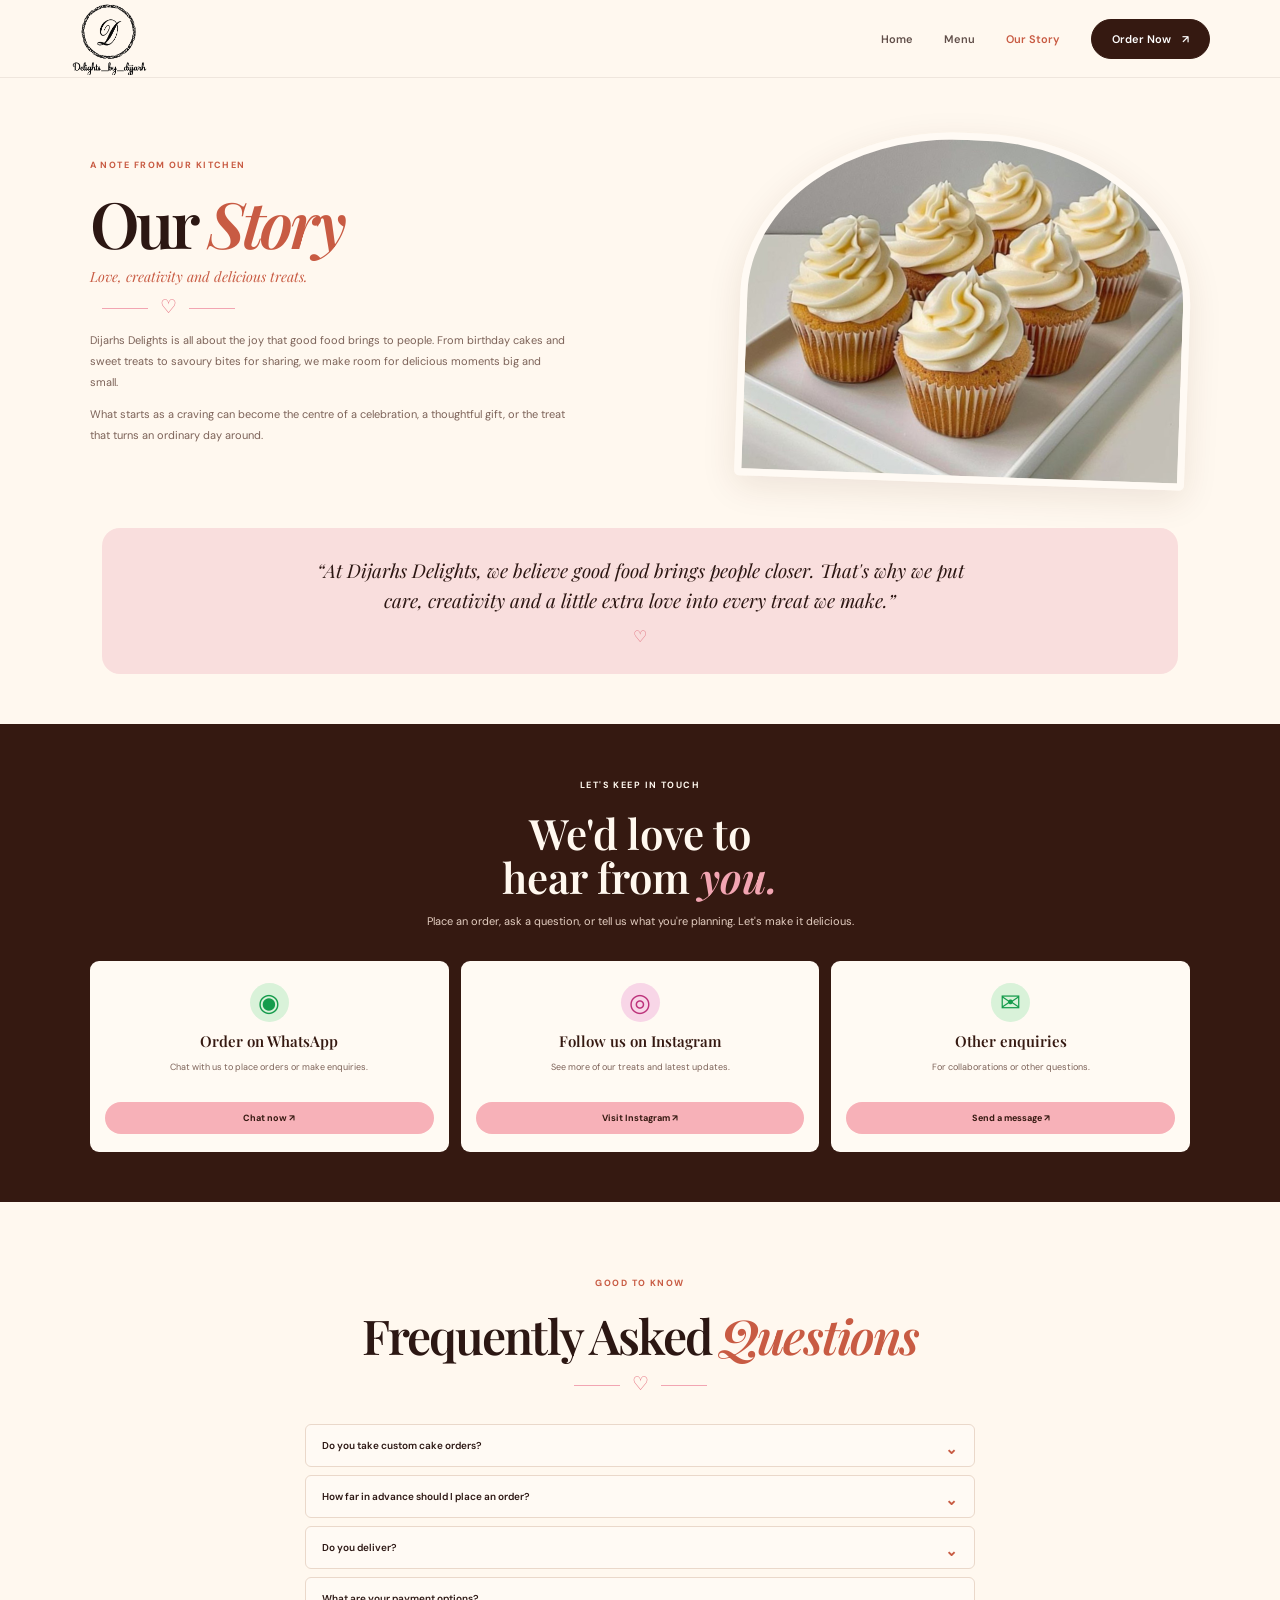
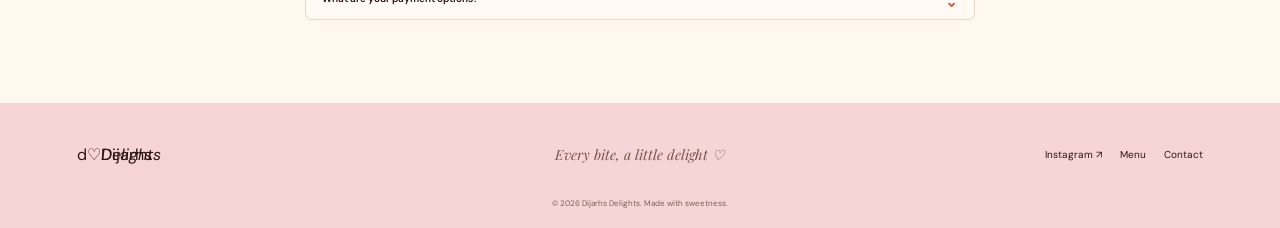
<file: story.html>
<!doctype html><html lang="en"><head><title>Our Story — Dijarhs Delights</title><meta charset="utf-8"><meta name="viewport" content="width=device-width,initial-scale=1">
<meta name="theme-color" content="#2c1713">
<meta name="description" content="Cakes, doughnuts, cinnamon rolls, small chops and refreshing drinks from Dijarhs Delights. Made for your little celebrations and everyday cravings.">
<link rel="preconnect" href="https://fonts.googleapis.com"><link rel="preconnect" href="https://fonts.gstatic.com" crossorigin>
<link href="https://fonts.googleapis.com/css2?family=DM+Sans:wght@400;500;600;700&family=Playfair+Display:ital,wght@0,600;0,700;1,600;1,700&family=Allura&display=swap" rel="stylesheet">
<link rel="stylesheet" href="styles.css"></head><body data-current="story">
<header class="site-header">
<a class="brand" href="index.html" aria-label="Delights by Dijarh home"><img src="pictures/dijarhs-logo.png" alt="Delights by Dijarh logo"></a>
<button class="menu-toggle" aria-label="Toggle navigation" aria-expanded="false">☰</button>
<nav class="nav"><a href="index.html" data-page="home">Home</a><a href="menu.html" data-page="menu">Menu</a><a href="story.html" data-page="story">Our Story</a><a class="nav-cta" href="story.html#contact">Order Now <span>↗</span></a></nav>
</header><main><section class="story-hero section"><div class="story-copy"><p class="eyebrow dark">A NOTE FROM OUR KITCHEN</p><h1>Our <em>Story</em></h1><p class="story-sub">Love, creativity and delicious treats.</p><span class="heart-rule">♡</span><p>Dijarhs Delights is all about the joy that good food brings to people. From birthday cakes and sweet treats to savoury bites for sharing, we make room for delicious moments big and small.</p><p>What starts as a craving can become the centre of a celebration, a thoughtful gift, or the treat that turns an ordinary day around.</p></div><div class="story-photo" style="background-image:url('pictures/story-cupcakes.jpg')" role="img" aria-label="Decorated cupcakes"></div></section>
<section class="story-quote"><p>“At Dijarhs Delights, we believe good food brings people closer. That's why we put care, creativity and a little extra love into every treat we make.”</p><span>♡</span></section>
<section class="contact-section section" id="contact"><div class="contact-heading"><p class="eyebrow">LET'S KEEP IN TOUCH</p><h2>We'd love to<br>hear from <em>you.</em></h2><p>Place an order, ask a question, or tell us what you're planning. Let's make it delicious.</p></div><div class="contact-cards">
<article><span class="contact-icon">◉</span><h3>Order on WhatsApp</h3><p>Chat with us to place orders or make enquiries.</p><a href="https://wa.me/2347037272326?text=Hi%20Dijarhs%20Delights%21%20I%27d%20like%20to%20make%20an%20enquiry%20about%20your%20products.'d%20like%20to%20make%20an%20enquiry." target="_blank" rel="noreferrer">Chat now ↗</a></article>
<article><span class="contact-icon instagram">◎</span><h3>Follow us on Instagram</h3><p>See more of our treats and latest updates.</p><a href="https://www.instagram.com/dijarhs_delights/" target="_blank" rel="noreferrer">Visit Instagram ↗</a></article>
<article><span class="contact-icon">✉</span><h3>Other enquiries</h3><p>For collaborations or other questions.</p><a href="https://www.instagram.com/dijarhs_delights/" target="_blank" rel="noreferrer">Send a message ↗</a></article>
</div></section>
<section class="faq section"><div class="section-heading"><p class="eyebrow dark">GOOD TO KNOW</p><h2>Frequently Asked <em>Questions</em></h2><span class="heart-rule">♡</span></div><details><summary>Do you take custom cake orders?</summary><p>Yes — contact the business to discuss your idea, size, flavour and date.</p></details><details><summary>How far in advance should I place an order?</summary><p>Lead times depend on the product and order size. Please confirm when enquiring.</p></details><details><summary>Do you deliver?</summary><p>Ask the business about delivery availability and fees for your location.</p></details><details><summary>What are your payment options?</summary><p>Payment arrangements are confirmed directly when your order is discussed.</p></details></section></main><footer class="footer">
<a class="brand" href="index.html"><span class="brand-icon">d<span>♡</span></span><span class="brand-name">Dijarhs<br><i>Delights</i></span></a>
<p>Every bite, a little delight ♡</p>
<div class="footer-links"><a href="https://www.instagram.com/dijarhs_delights/" target="_blank" rel="noreferrer">Instagram ↗</a><a href="menu.html">Menu</a><a href="story.html#contact">Contact</a></div>
<small>© <span data-year></span> Dijarhs Delights. Made with sweetness.</small>
</footer><script src="script.js"></script></body></html>
</file>
<file: styles.css>
:root{--cream:#fff8ef;--paper:#fffdf9;--ink:#2c1713;--brown:#351911;--pink:#f2a5b2;--rose:#f9d9d8;--orange:#c85b43;--line:#ead8ca;--muted:#7c6258;--serif:"Playfair Display",Georgia,serif;--sans:"DM Sans",Arial,sans-serif;--script:"Allura",cursive}
*{box-sizing:border-box}html{scroll-behavior:smooth;scroll-padding-top:95px}body{margin:0;background:var(--cream);color:var(--ink);font-family:var(--sans);-webkit-font-smoothing:antialiased}a{color:inherit;text-decoration:none}button{font:inherit}.site-header{height:78px;padding:0 5.5%;display:flex;align-items:center;justify-content:space-between;background:rgba(255,248,239,.96);border-bottom:1px solid rgba(53,25,17,.08);position:sticky;top:0;z-index:30;backdrop-filter:blur(14px)}.brand{display:flex;align-items:center;flex:0 0 auto;line-height:0}.brand img{display:block;width:78px;height:72px;object-fit:contain;object-position:center;background:transparent}.nav{display:flex;align-items:center;gap:31px;font-size:11px;font-weight:600}.nav>a:not(.nav-cta){opacity:.75}.nav>a.active,.nav>a:hover{opacity:1;color:var(--orange)}.nav-cta{border:1px solid var(--brown);background:var(--brown);color:white;border-radius:28px;padding:12px 20px}.nav-cta span{padding-left:8px}.menu-toggle{display:none;border:0;background:none;font-size:22px;color:var(--brown)}
.hero{background:var(--brown);color:var(--cream);min-height:550px;display:grid;grid-template-columns:.86fr 1.14fr;overflow:hidden;padding:65px 7% 55px;position:relative}.hero:before{content:"";position:absolute;inset:0;background:radial-gradient(ellipse at 80% 55%,rgba(202,107,64,.23),transparent 55%),linear-gradient(90deg,rgba(29,13,10,.3),transparent 80%);pointer-events:none}.hero-copy{position:relative;z-index:2;align-self:center}.eyebrow{font-size:9px;font-weight:700;letter-spacing:.16em;margin:0 0 20px}.eyebrow b{color:var(--pink);padding:0 5px}.hero h1{font:600 clamp(53px,6vw,78px)/.98 var(--serif);letter-spacing:-.055em;margin:0 0 20px}.hero h1 em{font:normal clamp(63px,7vw,92px)/.9 var(--script);color:var(--pink);letter-spacing:-.02em}.hero-intro{max-width:340px;font-size:12px;line-height:1.8;color:#f0ded3}.hero-actions{display:flex;flex-wrap:wrap;gap:10px;margin-top:24px}.button{display:inline-flex;align-items:center;justify-content:center;gap:10px;border-radius:28px;padding:13px 19px;font-size:10px;font-weight:700;transition:transform .2s,filter .2s}.button:hover{transform:translateY(-2px);filter:brightness(1.04)}.button-pink{background:var(--pink);color:var(--brown)}.button-outline{border:1px solid rgba(255,248,239,.75);color:var(--cream)}.button-dark{background:var(--brown);color:white}.hero-doodle{margin-top:30px;color:var(--pink);font-size:25px;letter-spacing:18px}.hero-doodle span{font-size:18px}.hero-visual{position:relative;min-height:440px;align-self:stretch}.hero-photo{position:absolute;inset:-12px -3% -20px 0;background-image:linear-gradient(0deg,rgba(30,13,9,.12),transparent 35%),url("pictures/hero-cake.jpg");background-position:center;background-size:cover;border-radius:48% 48% 5px 5px;box-shadow:0 15px 45px #1a0c09aa}.photo-note{position:absolute;bottom:7px;right:2%;font-size:9px;letter-spacing:.14em;background:var(--cream);color:var(--brown);padding:12px 16px;transform:rotate(-3deg)}.photo-note b{color:var(--orange)}.hero-spark{position:absolute;right:1%;top:5%;font-size:45px;color:var(--pink)}
.promise{display:grid;grid-template-columns:repeat(4,1fr);gap:15px;padding:27px 7%;background:#fffaf3;border-bottom:1px solid var(--line)}.promise div{display:flex;flex-direction:column;align-items:center;gap:8px;text-align:center}.promise span{font-size:24px;color:var(--orange)}.promise strong{font-size:9px;font-weight:600}
.section{padding:75px 7%}.section-heading{text-align:center;margin-bottom:28px}.eyebrow.dark{color:var(--orange)}.section-heading h2,.page-intro h1,.bottom-cta h2{font:600 clamp(34px,4vw,48px)/1.1 var(--serif);letter-spacing:-.04em;margin:0 0 9px}.section-heading h2 em,.page-intro h1 em,.bottom-cta h2 em{color:var(--orange)}.section-heading>p:not(.eyebrow),.page-intro>p:not(.eyebrow){font-size:11px;color:var(--muted);line-height:1.7}.heart-rule{display:block;color:#e46c7c;font-size:19px;margin-top:10px;position:relative}.heart-rule:before,.heart-rule:after{content:"";display:inline-block;width:46px;height:1px;background:var(--pink);vertical-align:middle;margin:0 12px}.signature-grid{display:grid;grid-template-columns:repeat(5,minmax(0,1fr));gap:13px}.signature-card{background:#fffdf8;border:1px solid #efdfd1;border-radius:7px;overflow:hidden;text-align:center;padding-bottom:15px;transition:transform .2s,box-shadow .2s}.signature-card:hover{transform:translateY(-4px);box-shadow:0 10px 25px #59352a13}.product-img{height:160px;background-size:contain;background-repeat:no-repeat;background-position:center;background-color:#f8eee7}.signature-card h3{font:600 16px var(--serif);margin:12px 7px 5px}.signature-card p{font-size:10px;color:var(--muted);line-height:1.55;margin:0 10px}.centered-button{display:flex;width:max-content;margin:28px auto 0}.memory-band{background:var(--brown);color:var(--cream);text-align:center;padding:47px 20px;position:relative;overflow:hidden}.memory-band:before,.memory-band:after{content:"♡   ✧   ♡";position:absolute;color:#6f4837;font-size:35px;letter-spacing:14px;top:50%;transform:translateY(-50%)}.memory-band:before{left:-5px}.memory-band:after{right:-5px}.memory-band p{font:italic 26px/1.35 var(--serif);margin:0}.memory-band p em{color:var(--pink)}.band-doodle{display:none}.band-small{display:block;font-size:8px;letter-spacing:.2em;color:var(--pink);margin-top:18px}.bottom-cta{text-align:center;padding:60px 20px 65px}.bottom-cta .button{margin-top:12px}.bottom-cta small{display:block;color:var(--muted);font-size:9px;margin-top:15px}.tinted{background:#f8e9df}.footer{background:#f7d5d7;padding:28px 6% 20px;display:grid;grid-template-columns:1fr 1fr 1fr;align-items:center;gap:15px}.footer>p{text-align:center;font:italic 14px var(--serif);color:#79514b}.footer-links{display:flex;justify-content:flex-end;gap:18px;font-size:10px}.footer small{grid-column:1/-1;text-align:center;font-size:8px;color:#805e57;margin-top:5px}
.page-intro{text-align:center;padding:48px 20px 24px}.page-intro h1{font-size:52px}.page-intro .eyebrow{margin-bottom:13px}.category-nav{display:flex;justify-content:center;flex-wrap:wrap;gap:8px;padding:15px 5%;position:sticky;top:78px;z-index:15;background:rgba(255,248,239,.96);border-top:1px solid var(--line);border-bottom:1px solid var(--line)}.category-nav a{border:1px solid var(--line);border-radius:25px;padding:9px 14px;font-size:9px}.category-nav a:hover,.category-nav a.selected{background:var(--brown);border-color:var(--brown);color:white}.menu-section{padding-top:40px;padding-bottom:50px}.menu-title{display:flex;align-items:center;gap:13px;margin-bottom:20px}.menu-icon{font-size:26px;color:var(--orange);width:35px;text-align:center}.menu-title h2{font:600 26px var(--serif);margin:0 0 4px;scroll-margin-top:160px}.menu-title p{font-size:10px;color:var(--muted);margin:0}.menu-title>a{margin-left:auto;font-size:10px;color:var(--orange);white-space:nowrap}.menu-grid{display:grid;grid-template-columns:repeat(3,minmax(0,1fr));gap:17px}.menu-grid.four{grid-template-columns:repeat(4,minmax(0,1fr))}.menu-grid.two{grid-template-columns:repeat(2,minmax(0,1fr))}.menu-card{min-width:0;background:#fffdf9;border:1px solid #efdfd1;border-radius:7px;overflow:hidden;padding-bottom:12px}.menu-img{height:165px;background-size:contain;background-repeat:no-repeat;background-position:center;background-color:#f8eee7}.menu-img.wide{height:220px;background-size:contain;background-repeat:no-repeat;background-position:center}.menu-card h3{font:600 15px var(--serif);margin:10px 10px 4px}.menu-card p{font-size:9px;line-height:1.5;color:var(--muted);margin:0 10px 10px;min-height:28px}.mini-order{display:block;width:calc(100% - 20px);margin:0 10px;background:#f7b1b8;color:var(--brown);border-radius:18px;text-align:center;padding:9px 4px;font-size:8px;font-weight:700}.drink-menu{border-top:1px solid var(--line)}.drink-menu>div{display:grid;grid-template-columns:45px 1fr 1fr;align-items:center;padding:15px 5px;border-bottom:1px solid var(--line)}.drink-menu b{font-size:10px;color:var(--orange)}.drink-menu strong{font:600 18px var(--serif)}.drink-menu span{text-align:right;font-size:10px;color:var(--muted)}
.story-hero{display:grid;grid-template-columns:1fr .8fr;align-items:center;gap:8%;padding-top:55px;padding-bottom:45px}.story-copy h1{font:600 clamp(48px,5vw,64px)/1 var(--serif);margin:0 0 12px;letter-spacing:-.05em}.story-copy h1 em{color:var(--orange)}.story-sub{font:italic 14px var(--serif);color:var(--orange);margin:0 0 5px}.story-copy>p:not(.eyebrow):not(.story-sub):not(.draft-note){font-size:11px;line-height:1.9;color:var(--muted);max-width:480px}.story-copy .heart-rule{margin:8px 0}.draft-note{background:#f8e9df;color:#75584d;padding:10px;font-size:9px;line-height:1.6}.story-photo{height:350px;background-size:cover;background-position:center;border-radius:48% 48% 5px 5px;transform:rotate(2deg);border:7px solid #fffaf4;box-shadow:0 10px 35px #4b25151a}.story-quote{margin:0 8% 50px;background:#f9dedd;border-radius:18px;text-align:center;padding:27px 10%;position:relative}.story-quote p{font:italic 19px/1.6 var(--serif);margin:0 auto;max-width:690px}.story-quote span{display:block;color:#df6978;margin-top:10px}.contact-section{background:var(--brown);color:var(--cream);padding-top:55px;padding-bottom:50px}.contact-heading{text-align:center;max-width:500px;margin:0 auto 30px}.contact-heading h2{font:600 42px/1.05 var(--serif);margin:0 0 13px}.contact-heading h2 em{color:var(--pink)}.contact-heading>p:not(.eyebrow){font-size:11px;line-height:1.7;color:#e4cec1}.contact-cards{display:grid;grid-template-columns:repeat(3,1fr);gap:12px}.contact-cards article{background:#fffaf3;color:var(--brown);border-radius:9px;padding:22px 15px 18px;text-align:center}.contact-icon{display:grid;place-items:center;margin:0 auto 9px;width:39px;height:39px;border-radius:50%;background:#d9f2d9;color:#159b4c;font-size:25px}.contact-icon.instagram{background:#f8d6e7;color:#bd337b}.contact-cards h3{font:600 15px var(--serif);margin:0 0 7px}.contact-cards p{font-size:9px;line-height:1.6;color:var(--muted);min-height:29px}.contact-cards a{display:block;background:#f7b1b8;border-radius:20px;padding:10px;font-size:9px;font-weight:700;margin-top:13px}.contact-note{display:block;text-align:center;color:#cbb2a5;font-size:8px;margin-top:15px}.faq{max-width:850px;margin:auto}.faq details{border:1px solid var(--line);border-radius:6px;margin:8px 0;padding:14px 16px;background:#fffaf4}.faq summary{cursor:pointer;list-style:none;font-size:10px;font-weight:600}.faq summary::-webkit-details-marker{display:none}.faq summary:after{content:"⌄";float:right;color:var(--orange);font-size:15px}.faq details[open] summary:after{content:"⌃"}.faq details p{font-size:10px;line-height:1.7;color:var(--muted);margin-bottom:0}
@media(max-width:850px){.site-header{height:70px;padding:0 5%}.menu-toggle{display:block}.nav{display:none;position:absolute;top:69px;left:0;right:0;background:var(--cream);padding:12px 5% 20px;flex-direction:column;align-items:stretch;gap:0;border-bottom:1px solid var(--line)}.nav.open{display:flex}.nav a{padding:13px 0}.nav .nav-cta{text-align:center;padding:13px;margin-top:5px}.hero{grid-template-columns:1fr;padding:42px 7% 32px}.hero-copy{max-width:600px}.hero h1{font-size:70px}.hero-visual{min-height:400px;margin:20px 4% 0}.hero-photo{inset:0 3% 0 3%}.promise{padding:22px 5%;gap:8px}.promise strong{font-size:8px}.signature-grid{grid-template-columns:repeat(3,minmax(0,1fr))}.product-img{height:150px}.section{padding:58px 6%}.category-nav{top:70px;justify-content:flex-start;flex-wrap:nowrap;overflow-x:auto}.category-nav a{white-space:nowrap}.menu-grid,.menu-grid.four{grid-template-columns:repeat(2,minmax(0,1fr))}.menu-img{height:190px;background-size:contain;background-repeat:no-repeat;background-position:center}.menu-title h2{font-size:24px}.story-hero{grid-template-columns:1fr 0.75fr;gap:5%}.story-photo{height:290px}.footer{padding-left:5%;padding-right:5%}}
@media(max-width:540px){.brand-name{font-size:16px}.hero{padding:35px 6% 28px}.hero h1{font-size:60px}.hero h1 em{font-size:73px}.hero-intro{font-size:11px}.hero-visual{min-height:330px;margin:15px 1% 0}.hero-photo{border-radius:45% 45% 4px 4px}.promise{grid-template-columns:repeat(2,1fr);row-gap:20px;padding:22px 8%}.section{padding:48px 5%}.section-heading h2,.bottom-cta h2{font-size:35px}.signature-grid{grid-template-columns:repeat(2,minmax(0,1fr));gap:10px}.signature-card:last-child{grid-column:1/-1;max-width:calc(50% - 5px);justify-self:center}.product-img{height:145px}.signature-card h3{font-size:14px}.memory-band p{font-size:22px}.memory-band:before,.memory-band:after{font-size:20px;letter-spacing:4px}.footer{grid-template-columns:1fr 1fr;gap:10px}.footer>p{display:none}.footer-links{gap:10px;flex-wrap:wrap;font-size:9px}.page-intro{padding:38px 15px 20px}.page-intro h1{font-size:45px}.category-nav{padding:12px 4%;gap:6px}.category-nav a{font-size:8px;padding:9px 11px}.menu-section{padding-top:30px;padding-bottom:35px}.menu-grid,.menu-grid.four,.menu-grid.two{grid-template-columns:repeat(2,minmax(0,1fr));gap:12px}.menu-img{height:135px;background-size:contain;background-repeat:no-repeat;background-position:center}.menu-img.wide{height:150px;background-size:contain;background-repeat:no-repeat;background-position:center}.menu-card h3{font-size:13px;margin:9px 8px 4px}.menu-card p{font-size:8px;margin:0 8px 8px}.mini-order{width:calc(100% - 16px);margin:0 8px;font-size:7px;padding:8px 2px}.menu-title{gap:7px}.menu-icon{width:25px;font-size:21px}.menu-title h2{font-size:21px}.menu-title p{font-size:8px}.menu-title>a{font-size:8px}.drink-menu>div{grid-template-columns:28px 1fr}.drink-menu strong{font-size:16px}.drink-menu span{grid-column:2;text-align:left;margin-top:4px}.story-hero{grid-template-columns:1fr;padding-top:42px}.story-copy h1{font-size:52px}.story-photo{height:280px;width:85%;justify-self:center;margin-top:10px}.story-quote{margin:0 5% 35px;padding:23px 7%}.story-quote p{font-size:16px}.contact-heading h2{font-size:36px}.contact-cards{grid-template-columns:1fr}.contact-cards article{padding:20px}.contact-cards p{min-height:0}.faq{padding-top:45px;padding-bottom:45px}.faq summary{line-height:1.5}.footer small{margin-top:8px}}



/* v4: itemized prices and contact improvements */
.price-note{display:inline-block!important;background:#f8e9df;padding:9px 13px;border-radius:20px;font-size:9px!important;color:#77584f!important}
.price-list{list-style:none;margin:10px 10px 12px;padding:0;border-top:1px solid #efdfd1}
.price-list li{display:flex;justify-content:space-between;gap:8px;align-items:center;border-bottom:1px solid #f1e5dc;padding:7px 0;font-size:9px;color:var(--muted)}
.price-list li strong{white-space:nowrap;color:var(--brown);font-size:10px}
.menu-card .mini-order{font-size:8px}
.footer-links a:hover,.contact-cards a:hover{color:var(--orange)}
@media(max-width:540px){.price-list{margin:8px 8px 10px}.price-list li{font-size:8px;padding:6px 0}.price-list li strong{font-size:9px}.menu-card .mini-order{font-size:7px}}


/* Price options are individual WhatsApp enquiry buttons. */
.price-list{list-style:none;margin:10px 10px 12px;padding:0;border-top:1px solid #efdfd1}
.price-list li{display:block;border-bottom:1px solid #f1e5dc;padding:0;font-size:9px;color:var(--muted)}
.price-option{display:flex;align-items:center;gap:6px;width:100%;box-sizing:border-box;padding:9px 7px;text-decoration:none;border-radius:9px;color:var(--brown);transition:background .18s,transform .18s}
.price-option span:first-child{flex:1;min-width:0;line-height:1.35}
.price-option strong{white-space:nowrap;font-size:10px;color:var(--brown)}
.price-option .price-arrow{font-size:11px;color:var(--orange);font-weight:700}
.price-option:hover,.price-option:focus-visible{background:#f8e9df;transform:translateY(-1px);outline:2px solid #d9a99c;outline-offset:-2px}
.price-list .price-option:has(strong:first-child){font-weight:600}
.menu-card .price-list{margin-top:10px}
.menu-img{background-size:contain;background-repeat:no-repeat;background-position:center;background-color:#fbf3ed}
@media(max-width:540px){.price-list{margin:8px 8px 10px}.price-option{padding:8px 5px;gap:4px}.price-option strong{font-size:9px}.price-option span:first-child{font-size:8px}.price-option .price-arrow{font-size:10px}.menu-card .price-list{margin-top:8px}}

/* Final mobile footer/logo polish */
.footer-brand img{width:112px;height:54px;object-fit:contain;object-position:left center;background:transparent;}
@media(max-width:540px){.footer-brand img{width:100px;height:48px}.footer{align-items:center;min-width:0}.footer-links{min-width:0}}
</file>
